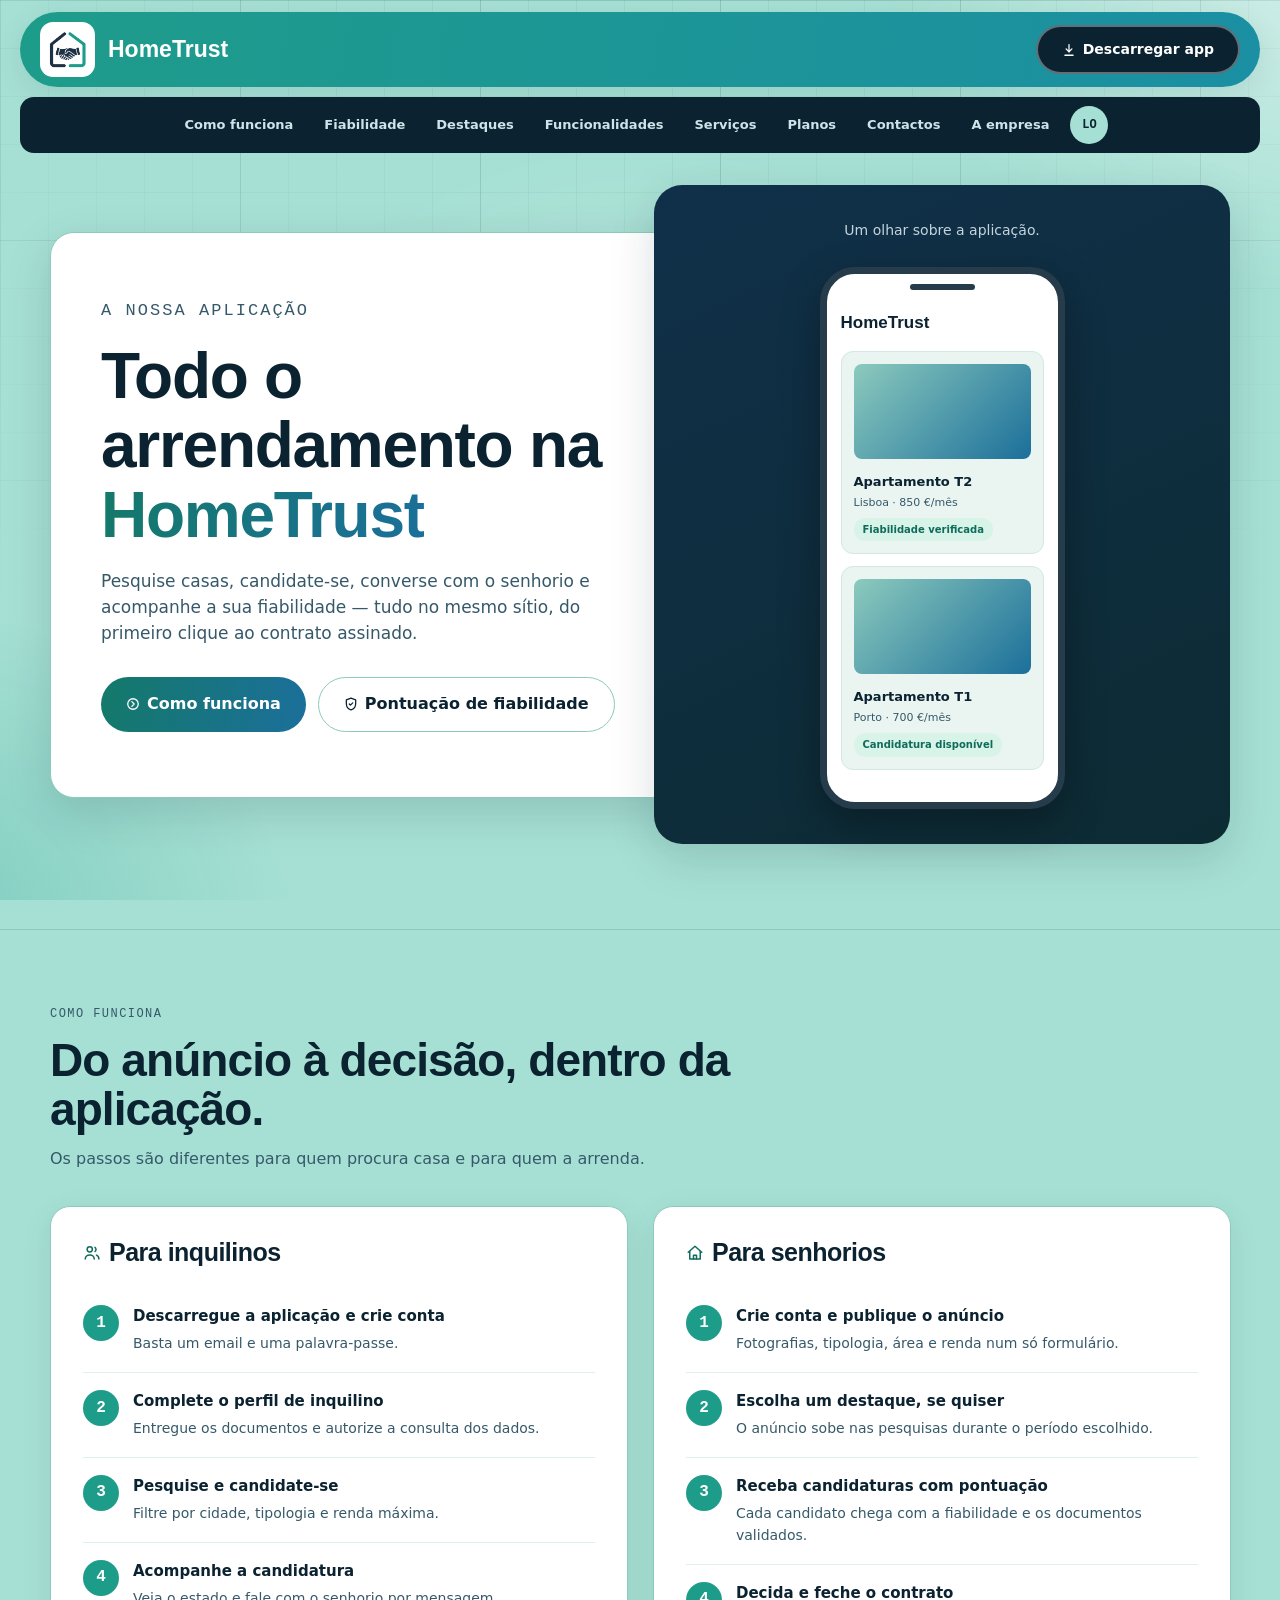
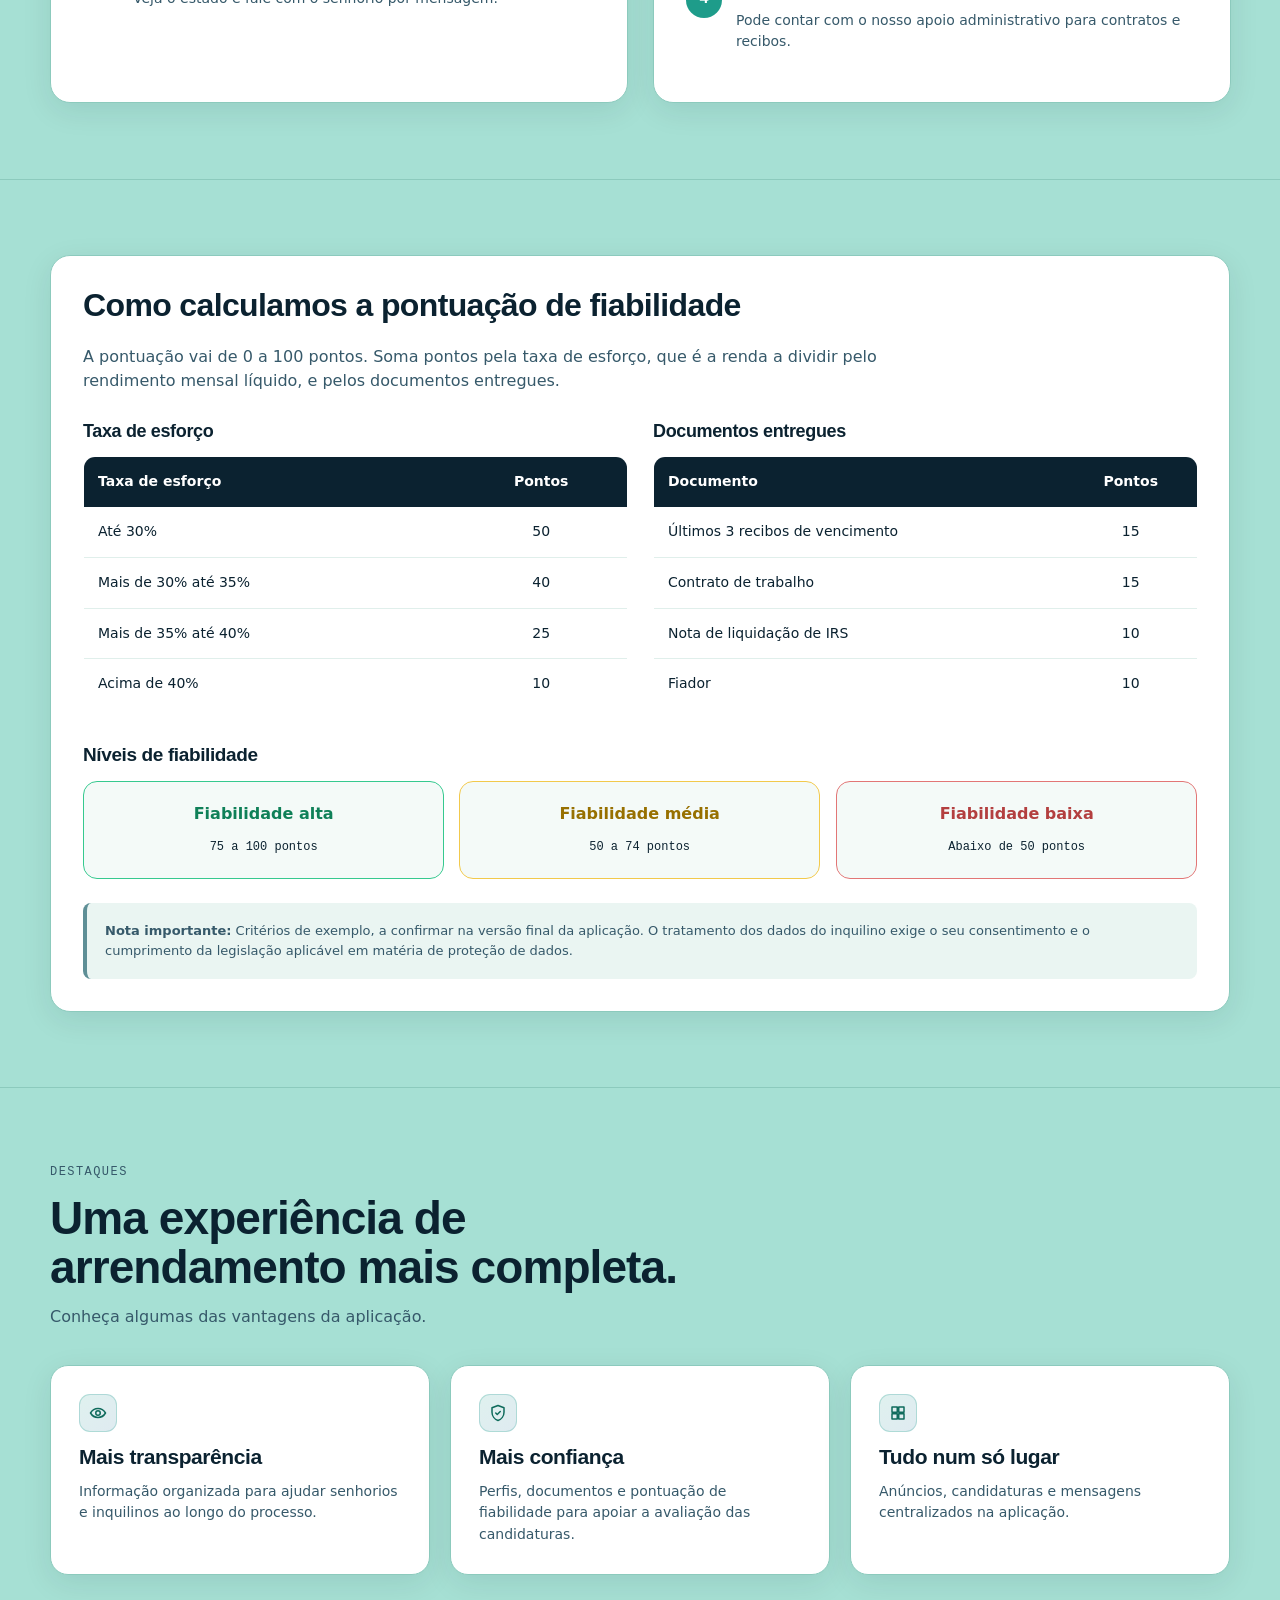
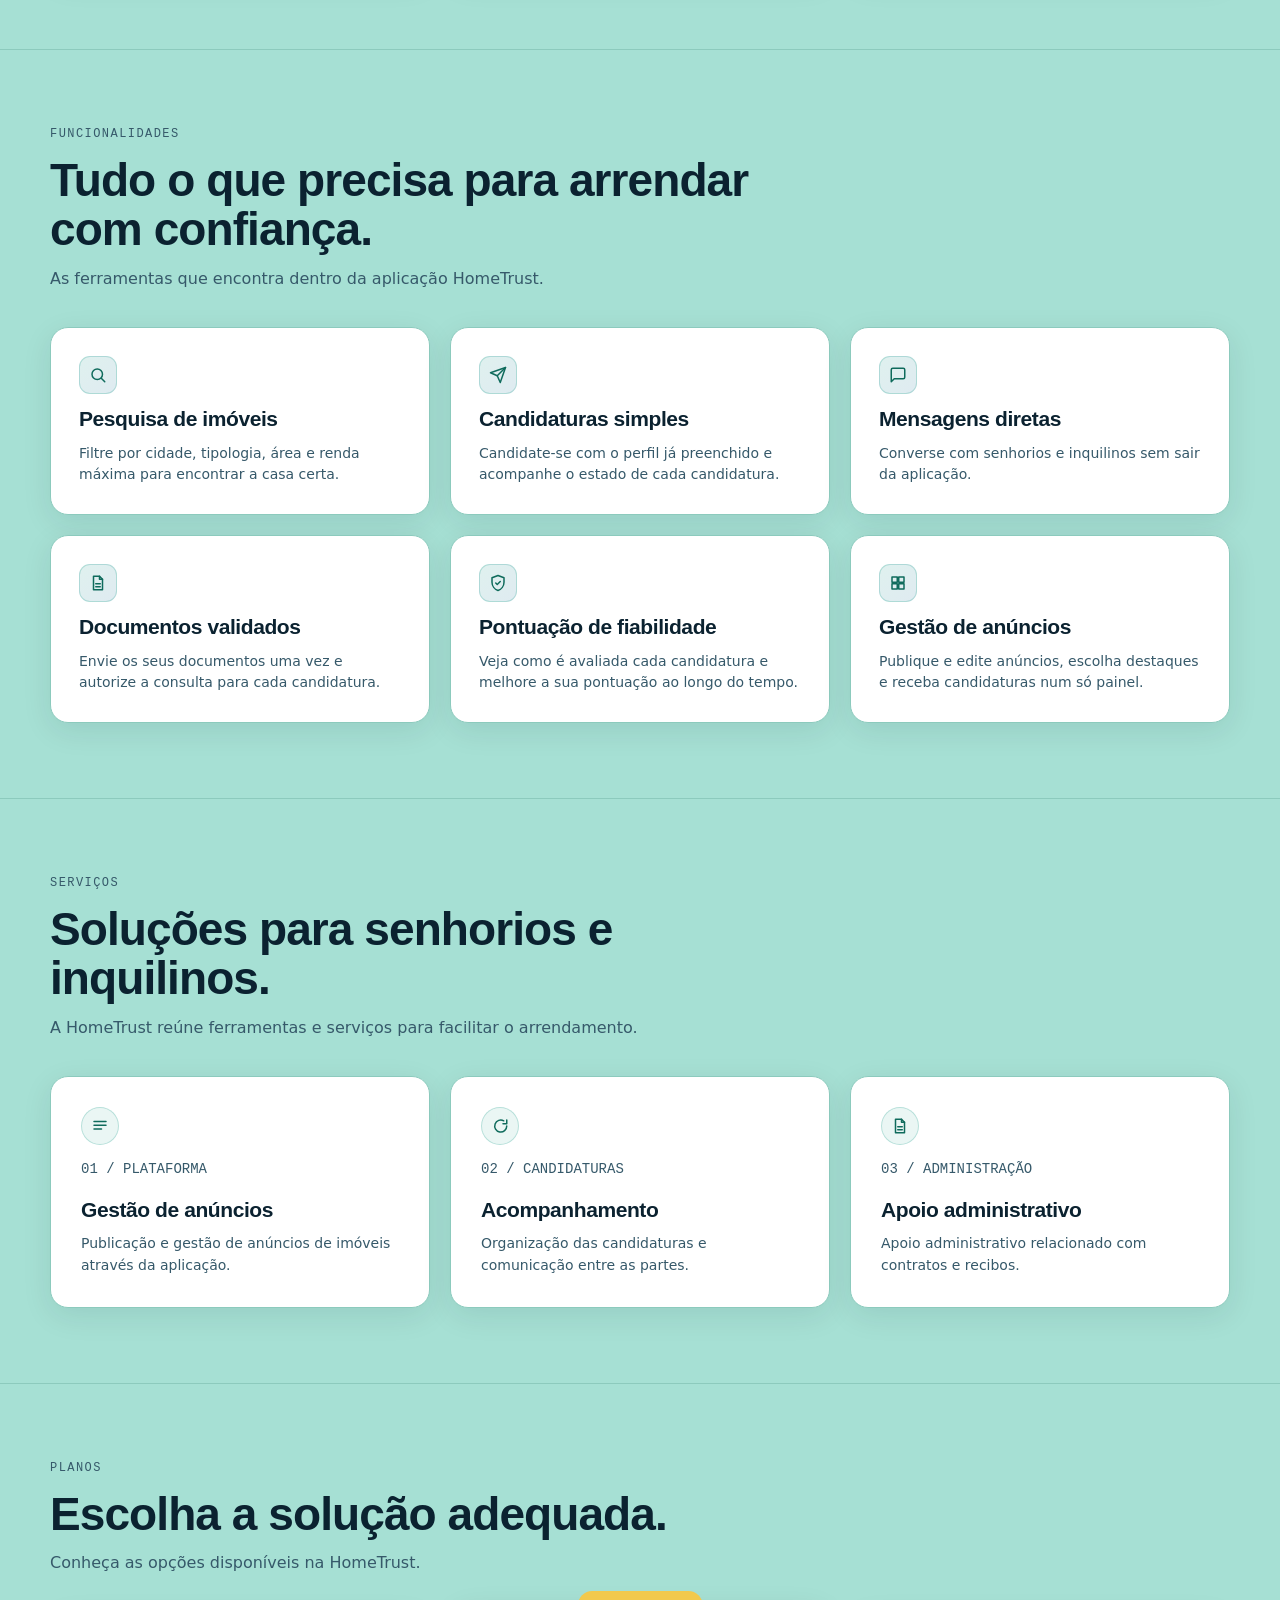
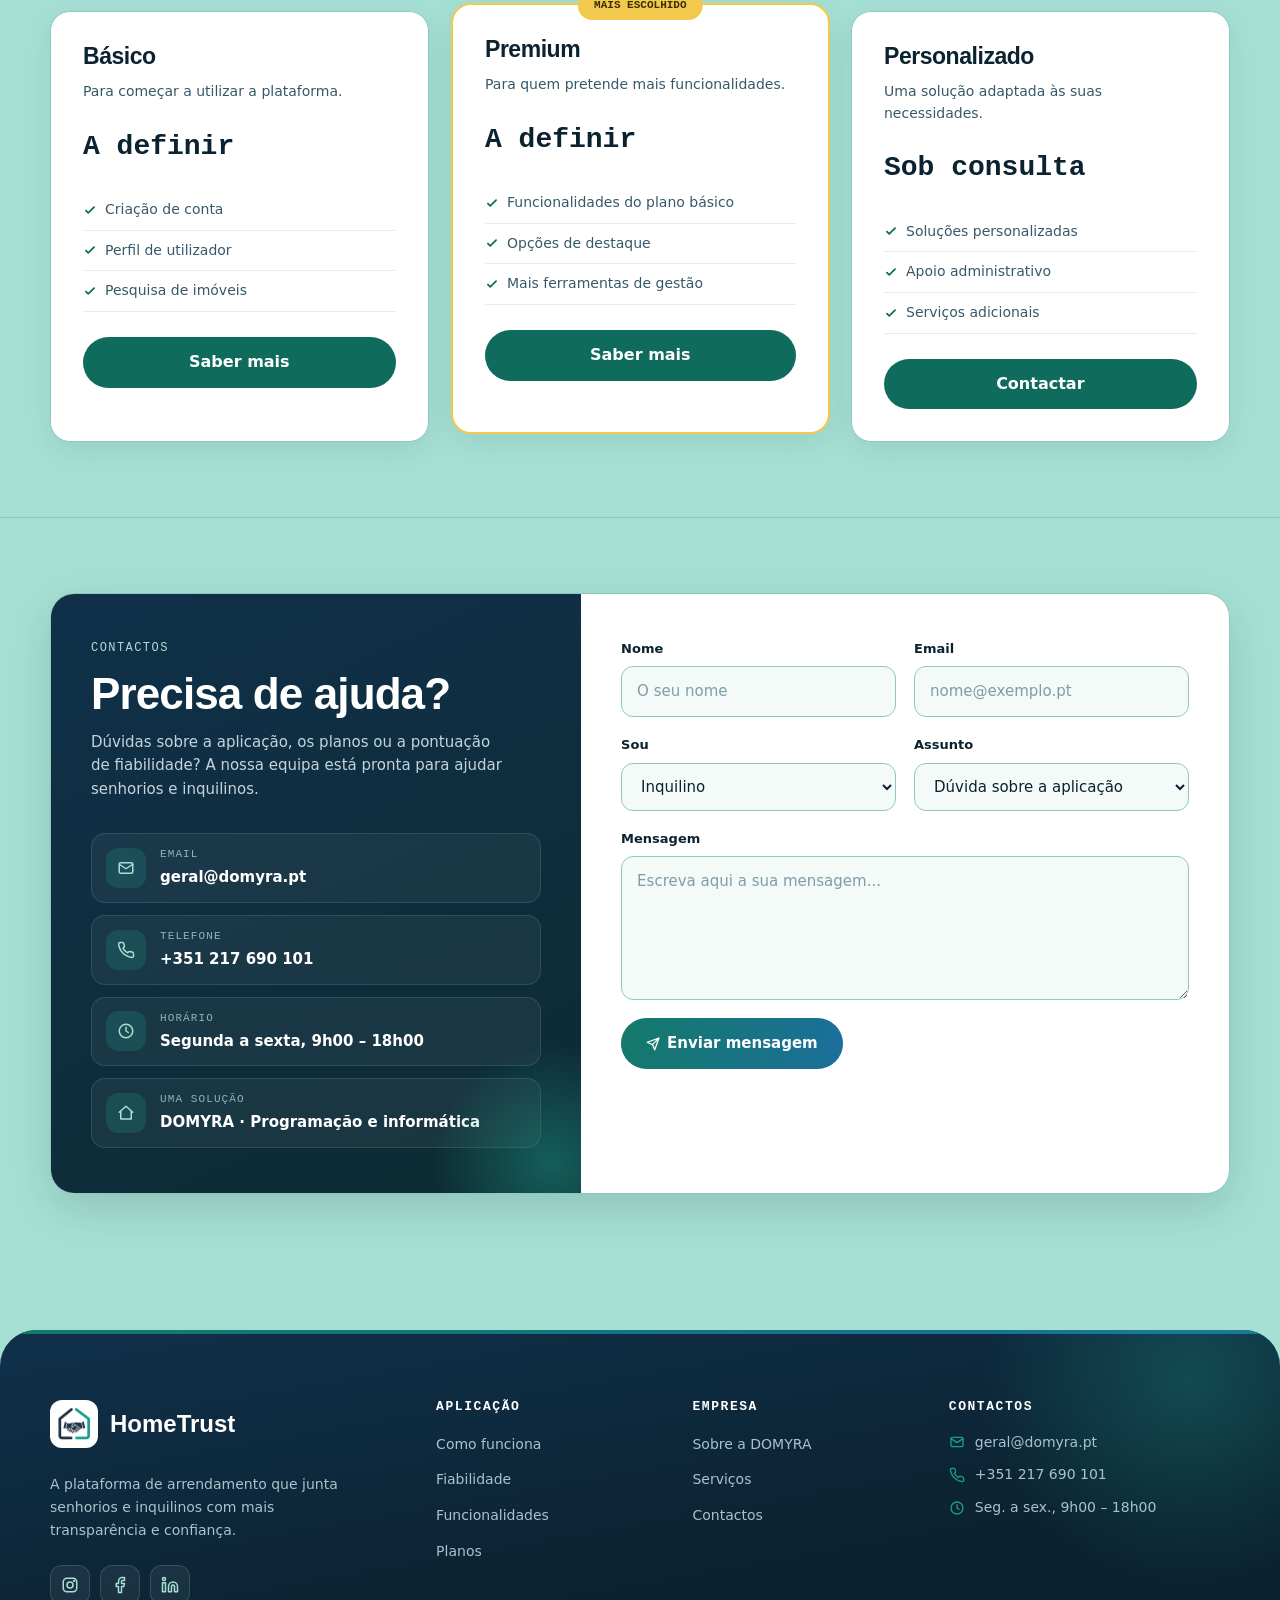
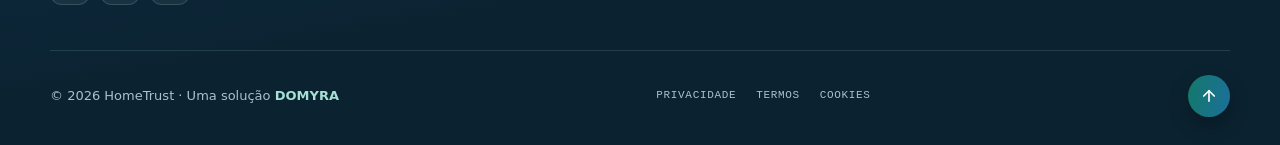
<file: index.html>
<!doctype html>
<html lang="pt">
  <head>
    <meta charset="UTF-8" />

    <meta name="viewport" content="width=device-width, initial-scale=1.0" />

    <meta
      name="description"
      content="HomeTrust - Como funciona a aplicação de arrendamento com pontuação de fiabilidade."
    />

    <title>HomeTrust | Como funciona a aplicação</title>

    <link rel="stylesheet" href="style.css" />
  </head>

  <body>
    <!-- =================================================
     1. HEADER
================================================== -->

    <header>
      <div class="header-inner">
        <!-- PRIMEIRA BARRA -->

        <div class="top-bar">
          <a href="index.html" class="logo-bolha">
            <img
              src="Logotipo%20-%20HomeTrust%20-%20Sem%20fundo.png"
              alt="Logótipo HomeTrust"
              class="logo-img"
            />

            <span>HomeTrust</span>
          </a>

          <a href="#contactos" class="download-btn">
            <svg
              class="btn-icon"
              viewBox="0 0 24 24"
              fill="none"
              stroke="currentColor"
              stroke-width="2.2"
              stroke-linecap="round"
              stroke-linejoin="round"
              aria-hidden="true"
            >
              <path d="M12 3v12" />
              <path d="m7 10 5 5 5-5" />
              <path d="M5 21h14" />
            </svg>
            Descarregar app
          </a>
        </div>

        <!-- SEGUNDA BARRA -->

        <nav class="nav-bar">
          <div class="nav-links">
            <a href="#como-funciona">Como funciona</a>

            <a href="#fiabilidade">Fiabilidade</a>

            <a href="#destaques">Destaques</a>

            <a href="#funcionalidades">Funcionalidades</a>

            <a href="#servicos">Serviços</a>

            <a href="#planos">Planos</a>

            <a href="#contactos">Contactos</a>

            <a href="empresa.html">A empresa</a>
          </div>

          <a
            href="#contactos"
            class="user-circle"
            aria-label="Área de utilizador"
          >
            LO
          </a>
        </nav>
      </div>
    </header>

    <!-- =================================================
     2. CONTEÚDO PRINCIPAL
================================================== -->

    <main>
      <!-- =================================================
     3. INÍCIO
================================================== -->

      <section id="topo" class="hero container">
        <!-- CARTÃO BRANCO -->

        <div class="hero-content reveal is-visible">
          <p class="eyebrow">A nossa aplicação</p>

          <h1>
            Todo o arrendamento na
            <span class="brand-text">HomeTrust</span>
          </h1>

          <p>
            Pesquise casas, candidate-se, converse com o senhorio e acompanhe a
            sua fiabilidade — tudo no mesmo sítio, do primeiro clique ao
            contrato assinado.
          </p>

          <div class="hero-actions">
            <a href="#como-funciona" class="btn-primary">
              <svg
                class="btn-icon"
                viewBox="0 0 24 24"
                fill="none"
                stroke="currentColor"
                stroke-width="2.2"
                stroke-linecap="round"
                stroke-linejoin="round"
                aria-hidden="true"
              >
                <circle cx="12" cy="12" r="9" />
                <path d="m10 8 4 4-4 4" />
              </svg>
              Como funciona
            </a>

            <a href="#fiabilidade" class="btn-secondary">
              <svg
                class="btn-icon"
                viewBox="0 0 24 24"
                fill="none"
                stroke="currentColor"
                stroke-width="2.2"
                stroke-linecap="round"
                stroke-linejoin="round"
                aria-hidden="true"
              >
                <path d="M12 2 4 5v6c0 5 3.5 9.5 8 11 4.5-1.5 8-6 8-11V5z" />
                <path d="m9 12 2 2 4-4" />
              </svg>
              Pontuação de fiabilidade
            </a>
          </div>
        </div>

        <!-- PAINEL ESCURO -->

        <div class="hero-panel reveal is-visible">
          <p>Um olhar sobre a aplicação.</p>

          <!-- SIMULAÇÃO DE TELEMÓVEL -->

          <div class="phone">
            <div class="phone-notch"></div>

            <div class="phone-header">HomeTrust</div>

            <div class="phone-property">
              <div class="phone-image"></div>

              <b>Apartamento T2</b>

              <p>Lisboa · 850 €/mês</p>

              <span class="phone-score"> Fiabilidade verificada </span>
            </div>

            <div class="phone-property">
              <div class="phone-image"></div>

              <b>Apartamento T1</b>

              <p>Porto · 700 €/mês</p>

              <span class="phone-score"> Candidatura disponível </span>
            </div>
          </div>
        </div>
      </section>

      <!-- =================================================
     4. COMO FUNCIONA
================================================== -->

      <section class="block" id="como-funciona">
        <div class="container">
          <div class="section-head">
            <p class="eyebrow">Como funciona</p>

            <h2>Do anúncio à decisão, dentro da aplicação.</h2>

            <p>
              Os passos são diferentes para quem procura casa e para quem a
              arrenda.
            </p>
          </div>

          <div class="how-grid">
            <!-- ---------------------------------
                 4.1 INQUILINOS
            ---------------------------------- -->

            <div class="how-card">
              <h3>
                <svg
                  class="title-icon"
                  viewBox="0 0 24 24"
                  fill="none"
                  stroke="currentColor"
                  stroke-width="2"
                  stroke-linecap="round"
                  stroke-linejoin="round"
                  aria-hidden="true"
                >
                  <circle cx="9" cy="7" r="3.5" />
                  <path d="M3 20c0-3.3 2.7-5.5 6-5.5s6 2.2 6 5.5" />
                  <path d="M16 4.5a3.5 3.5 0 0 1 0 5.5" />
                  <path d="M18 14.8c2 .8 3.2 2.5 3.2 5.2" />
                </svg>
                Para inquilinos
              </h3>

              <ol class="steps">
                <li>
                  <span class="step-number">1</span>

                  <div class="step-content">
                    <b> Descarregue a aplicação e crie conta </b>

                    <p>Basta um email e uma palavra-passe.</p>
                  </div>
                </li>

                <li>
                  <span class="step-number">2</span>

                  <div class="step-content">
                    <b> Complete o perfil de inquilino </b>

                    <p>
                      Entregue os documentos e autorize a consulta dos dados.
                    </p>
                  </div>
                </li>

                <li>
                  <span class="step-number">3</span>

                  <div class="step-content">
                    <b> Pesquise e candidate-se </b>

                    <p>Filtre por cidade, tipologia e renda máxima.</p>
                  </div>
                </li>

                <li>
                  <span class="step-number">4</span>

                  <div class="step-content">
                    <b> Acompanhe a candidatura </b>

                    <p>Veja o estado e fale com o senhorio por mensagem.</p>
                  </div>
                </li>
              </ol>
            </div>

            <!-- ---------------------------------
                 4.2 SENHORIOS
            ---------------------------------- -->

            <div class="how-card">
              <h3>
                <svg
                  class="title-icon"
                  viewBox="0 0 24 24"
                  fill="none"
                  stroke="currentColor"
                  stroke-width="2"
                  stroke-linecap="round"
                  stroke-linejoin="round"
                  aria-hidden="true"
                >
                  <path d="M3 11 12 3l9 8" />
                  <path d="M5 10v10h14V10" />
                  <path d="M10 20v-5h4v5" />
                </svg>
                Para senhorios
              </h3>

              <ol class="steps">
                <li>
                  <span class="step-number">1</span>

                  <div class="step-content">
                    <b> Crie conta e publique o anúncio </b>

                    <p>
                      Fotografias, tipologia, área e renda num só formulário.
                    </p>
                  </div>
                </li>

                <li>
                  <span class="step-number">2</span>

                  <div class="step-content">
                    <b> Escolha um destaque, se quiser </b>

                    <p>
                      O anúncio sobe nas pesquisas durante o período escolhido.
                    </p>
                  </div>
                </li>

                <li>
                  <span class="step-number">3</span>

                  <div class="step-content">
                    <b> Receba candidaturas com pontuação </b>

                    <p>
                      Cada candidato chega com a fiabilidade e os documentos
                      validados.
                    </p>
                  </div>
                </li>

                <li>
                  <span class="step-number">4</span>

                  <div class="step-content">
                    <b> Decida e feche o contrato </b>

                    <p>
                      Pode contar com o nosso apoio administrativo para
                      contratos e recibos.
                    </p>
                  </div>
                </li>
              </ol>
            </div>
          </div>
        </div>
      </section>

      <!-- =================================================
     5. PONTUAÇÃO DE FIABILIDADE
================================================== -->

      <section class="block" id="fiabilidade">
        <div class="container">
          <div class="how-card reliability-card">
            <h3>Como calculamos a pontuação de fiabilidade</h3>

            <p class="reliability-intro">
              A pontuação vai de 0 a 100 pontos. Soma pontos pela taxa de
              esforço, que é a renda a dividir pelo rendimento mensal líquido, e
              pelos documentos entregues.
            </p>

            <!-- TABELAS -->

            <div class="reliability-tables">
              <!-- TAXA DE ESFORÇO -->

              <div>
                <h4>Taxa de esforço</h4>

                <table class="reliability-table">
                  <thead>
                    <tr>
                      <th>Taxa de esforço</th>
                      <th>Pontos</th>
                    </tr>
                  </thead>

                  <tbody>
                    <tr>
                      <td>Até 30%</td>
                      <td>50</td>
                    </tr>

                    <tr>
                      <td>Mais de 30% até 35%</td>
                      <td>40</td>
                    </tr>

                    <tr>
                      <td>Mais de 35% até 40%</td>
                      <td>25</td>
                    </tr>

                    <tr>
                      <td>Acima de 40%</td>
                      <td>10</td>
                    </tr>
                  </tbody>
                </table>
              </div>

              <!-- DOCUMENTOS -->

              <div>
                <h4>Documentos entregues</h4>

                <table class="reliability-table">
                  <thead>
                    <tr>
                      <th>Documento</th>
                      <th>Pontos</th>
                    </tr>
                  </thead>

                  <tbody>
                    <tr>
                      <td>Últimos 3 recibos de vencimento</td>
                      <td>15</td>
                    </tr>

                    <tr>
                      <td>Contrato de trabalho</td>
                      <td>15</td>
                    </tr>

                    <tr>
                      <td>Nota de liquidação de IRS</td>
                      <td>10</td>
                    </tr>

                    <tr>
                      <td>Fiador</td>
                      <td>10</td>
                    </tr>
                  </tbody>
                </table>
              </div>
            </div>

            <!-- CLASSIFICAÇÃO -->

            <h4 class="reliability-title">Níveis de fiabilidade</h4>

            <div class="reliability-levels">
              <div class="level level-high">
                <b>Fiabilidade alta</b>

                <span>75 a 100 pontos</span>
              </div>

              <div class="level level-medium">
                <b>Fiabilidade média</b>

                <span>50 a 74 pontos</span>
              </div>

              <div class="level level-low">
                <b>Fiabilidade baixa</b>

                <span>Abaixo de 50 pontos</span>
              </div>
            </div>

            <!-- NOTA -->

            <div class="reliability-note">
              <b>Nota importante:</b>

              Critérios de exemplo, a confirmar na versão final da aplicação. O
              tratamento dos dados do inquilino exige o seu consentimento e o
              cumprimento da legislação aplicável em matéria de proteção de
              dados.
            </div>
          </div>
        </div>
      </section>

      <!-- =================================================
     6. DESTAQUES
================================================== -->

      <section class="block" id="destaques">
        <div class="container">
          <div class="section-head">
            <p class="eyebrow">Destaques</p>

            <h2>Uma experiência de arrendamento mais completa.</h2>

            <p>Conheça algumas das vantagens da aplicação.</p>
          </div>

          <div class="highlight-grid">
            <article class="highlight-card">
              <div class="card-icon">
                <svg
                  viewBox="0 0 24 24"
                  fill="none"
                  stroke="currentColor"
                  stroke-width="2"
                  stroke-linecap="round"
                  stroke-linejoin="round"
                  aria-hidden="true"
                >
                  <circle cx="12" cy="12" r="3" />
                  <path d="M2 12s3.5-6 10-6 10 6 10 6-3.5 6-10 6-10-6-10-6Z" />
                </svg>
              </div>

              <h3>Mais transparência</h3>

              <p>
                Informação organizada para ajudar senhorios e inquilinos ao
                longo do processo.
              </p>
            </article>

            <article class="highlight-card">
              <div class="card-icon">
                <svg
                  viewBox="0 0 24 24"
                  fill="none"
                  stroke="currentColor"
                  stroke-width="2"
                  stroke-linecap="round"
                  stroke-linejoin="round"
                  aria-hidden="true"
                >
                  <path d="M12 2 4 5v6c0 5 3.5 9.5 8 11 4.5-1.5 8-6 8-11V5z" />
                  <path d="m9 12 2 2 4-4" />
                </svg>
              </div>

              <h3>Mais confiança</h3>

              <p>
                Perfis, documentos e pontuação de fiabilidade para apoiar a
                avaliação das candidaturas.
              </p>
            </article>

            <article class="highlight-card">
              <div class="card-icon">
                <svg
                  viewBox="0 0 24 24"
                  fill="none"
                  stroke="currentColor"
                  stroke-width="2"
                  stroke-linecap="round"
                  stroke-linejoin="round"
                  aria-hidden="true"
                >
                  <path d="M4 4h7v7H4z" />
                  <path d="M13 4h7v7h-7z" />
                  <path d="M4 13h7v7H4z" />
                  <path d="M13 13h7v7h-7z" />
                </svg>
              </div>

              <h3>Tudo num só lugar</h3>

              <p>
                Anúncios, candidaturas e mensagens centralizados na aplicação.
              </p>
            </article>
          </div>
        </div>
      </section>

      <!-- =================================================
      7. FUNCIONALIDADES
================================================= -->

      <section class="block" id="funcionalidades">
        <div class="container">
          <div class="section-head">
            <p class="eyebrow">Funcionalidades</p>

            <h2>Tudo o que precisa para arrendar com confiança.</h2>

            <p>
              As ferramentas que encontra dentro da aplicação HomeTrust.
            </p>
          </div>

          <div class="highlight-grid">
            <article class="highlight-card">
              <div class="card-icon">
                <svg
                  viewBox="0 0 24 24"
                  fill="none"
                  stroke="currentColor"
                  stroke-width="2"
                  stroke-linecap="round"
                  stroke-linejoin="round"
                  aria-hidden="true"
                >
                  <circle cx="11" cy="11" r="7" />
                  <path d="m21 21-4.3-4.3" />
                </svg>
              </div>

              <h3>Pesquisa de imóveis</h3>

              <p>
                Filtre por cidade, tipologia, área e renda máxima para
                encontrar a casa certa.
              </p>
            </article>

            <article class="highlight-card">
              <div class="card-icon">
                <svg
                  viewBox="0 0 24 24"
                  fill="none"
                  stroke="currentColor"
                  stroke-width="2"
                  stroke-linecap="round"
                  stroke-linejoin="round"
                  aria-hidden="true"
                >
                  <path d="M22 2 11 13" />
                  <path d="M22 2 15 22l-4-9-9-4z" />
                </svg>
              </div>

              <h3>Candidaturas simples</h3>

              <p>
                Candidate-se com o perfil já preenchido e acompanhe o estado
                de cada candidatura.
              </p>
            </article>

            <article class="highlight-card">
              <div class="card-icon">
                <svg
                  viewBox="0 0 24 24"
                  fill="none"
                  stroke="currentColor"
                  stroke-width="2"
                  stroke-linecap="round"
                  stroke-linejoin="round"
                  aria-hidden="true"
                >
                  <path d="M21 15a2 2 0 0 1-2 2H7l-4 4V5a2 2 0 0 1 2-2h14a2 2 0 0 1 2 2z" />
                </svg>
              </div>

              <h3>Mensagens diretas</h3>

              <p>
                Converse com senhorios e inquilinos sem sair da aplicação.
              </p>
            </article>

            <article class="highlight-card">
              <div class="card-icon">
                <svg
                  viewBox="0 0 24 24"
                  fill="none"
                  stroke="currentColor"
                  stroke-width="2"
                  stroke-linecap="round"
                  stroke-linejoin="round"
                  aria-hidden="true"
                >
                  <path d="M14 3H6v18h12V7z" />
                  <path d="M14 3v4h4" />
                  <path d="M9 13h6M9 17h6" />
                </svg>
              </div>

              <h3>Documentos validados</h3>

              <p>
                Envie os seus documentos uma vez e autorize a consulta para
                cada candidatura.
              </p>
            </article>

            <article class="highlight-card">
              <div class="card-icon">
                <svg
                  viewBox="0 0 24 24"
                  fill="none"
                  stroke="currentColor"
                  stroke-width="2"
                  stroke-linecap="round"
                  stroke-linejoin="round"
                  aria-hidden="true"
                >
                  <path d="M12 2 4 5v6c0 5 3.5 9.5 8 11 4.5-1.5 8-6 8-11V5z" />
                  <path d="m9 12 2 2 4-4" />
                </svg>
              </div>

              <h3>Pontuação de fiabilidade</h3>

              <p>
                Veja como é avaliada cada candidatura e melhore a sua pontuação
                ao longo do tempo.
              </p>
            </article>

            <article class="highlight-card">
              <div class="card-icon">
                <svg
                  viewBox="0 0 24 24"
                  fill="none"
                  stroke="currentColor"
                  stroke-width="2"
                  stroke-linecap="round"
                  stroke-linejoin="round"
                  aria-hidden="true"
                >
                  <path d="M4 4h7v7H4z" />
                  <path d="M13 4h7v7h-7z" />
                  <path d="M4 13h7v7H4z" />
                  <path d="M13 13h7v7h-7z" />
                </svg>
              </div>

              <h3>Gestão de anúncios</h3>

              <p>
                Publique e edite anúncios, escolha destaques e receba
                candidaturas num só painel.
              </p>
            </article>
          </div>
        </div>
      </section>
<!-- =================================================
     8. SERVIÇOS
================================================== -->

<section class="block" id="servicos">

    <div class="container">


        <div class="section-head">

            <p class="eyebrow">Serviços</p>

            <h2>
                Soluções para senhorios e inquilinos.
            </h2>

            <p>
                A HomeTrust reúne ferramentas e serviços
                para facilitar o arrendamento.
            </p>

        </div>



        <div class="service-grid">


            <article class="service-card">

                <div class="card-icon card-icon-soft">
                    <svg viewBox="0 0 24 24" fill="none" stroke="currentColor" stroke-width="2" stroke-linecap="round" stroke-linejoin="round" aria-hidden="true"><path d="M4 6h16M4 11h16M4 16h10"/></svg>
                </div>

                <p class="service-number">01 / PLATAFORMA</p>

                <h3>Gestão de anúncios</h3>

                <p>
                    Publicação e gestão de anúncios de imóveis
                    através da aplicação.
                </p>

            </article>



            <article class="service-card">

                <div class="card-icon card-icon-soft">
                    <svg viewBox="0 0 24 24" fill="none" stroke="currentColor" stroke-width="2" stroke-linecap="round" stroke-linejoin="round" aria-hidden="true"><path d="M21 12a8 8 0 1 1-4-6.9"/><path d="M21 4v5h-5"/></svg>
                </div>

                <p class="service-number">02 / CANDIDATURAS</p>

                <h3>Acompanhamento</h3>

                <p>
                    Organização das candidaturas e comunicação
                    entre as partes.
                </p>

            </article>



            <article class="service-card">

                <div class="card-icon card-icon-soft">
                    <svg viewBox="0 0 24 24" fill="none" stroke="currentColor" stroke-width="2" stroke-linecap="round" stroke-linejoin="round" aria-hidden="true"><path d="M14 3H6v18h12V7z"/><path d="M14 3v4h4"/><path d="M9 13h6M9 17h6"/></svg>
                </div>

                <p class="service-number">03 / ADMINISTRAÇÃO</p>

                <h3>Apoio administrativo</h3>

                <p>
                    Apoio administrativo relacionado com
                    contratos e recibos.
                </p>

            </article>


        </div>

    </div>

</section>



<!-- =================================================
     9. PLANOS
================================================== -->

<section class="block" id="planos">

    <div class="container">


        <div class="section-head">

            <p class="eyebrow">Planos</p>

            <h2>
                Escolha a solução adequada.
            </h2>

            <p>
                Conheça as opções disponíveis na HomeTrust.
            </p>

        </div>



        <div class="plans-grid">


            <!-- PLANO 1 -->

            <article class="plan-card">

                <h3>Básico</h3>

                <p>
                    Para começar a utilizar a plataforma.
                </p>

                <div class="plan-price">
                    A definir
                </div>


                <ul class="plan-features">

                    <li><svg class="check-icon" viewBox="0 0 24 24" fill="none" stroke="currentColor" stroke-width="3" stroke-linecap="round" stroke-linejoin="round" aria-hidden="true"><path d="m5 13 4 4L19 7"/></svg>Criação de conta</li>

                    <li><svg class="check-icon" viewBox="0 0 24 24" fill="none" stroke="currentColor" stroke-width="3" stroke-linecap="round" stroke-linejoin="round" aria-hidden="true"><path d="m5 13 4 4L19 7"/></svg>Perfil de utilizador</li>

                    <li><svg class="check-icon" viewBox="0 0 24 24" fill="none" stroke="currentColor" stroke-width="3" stroke-linecap="round" stroke-linejoin="round" aria-hidden="true"><path d="m5 13 4 4L19 7"/></svg>Pesquisa de imóveis</li>

                </ul>


                <a href="#contactos" class="plan-btn" data-assunto="Plano Básico">
                    Saber mais
                </a>

            </article>



            <!-- PLANO 2 -->

            <article class="plan-card plan-featured">


                <span class="plan-badge">
                    Mais escolhido
                </span>


                <h3>Premium</h3>

                <p>
                    Para quem pretende mais funcionalidades.
                </p>

                <div class="plan-price">
                    A definir
                </div>


                <ul class="plan-features">

                    <li><svg class="check-icon" viewBox="0 0 24 24" fill="none" stroke="currentColor" stroke-width="3" stroke-linecap="round" stroke-linejoin="round" aria-hidden="true"><path d="m5 13 4 4L19 7"/></svg>Funcionalidades do plano básico</li>

                    <li><svg class="check-icon" viewBox="0 0 24 24" fill="none" stroke="currentColor" stroke-width="3" stroke-linecap="round" stroke-linejoin="round" aria-hidden="true"><path d="m5 13 4 4L19 7"/></svg>Opções de destaque</li>

                    <li><svg class="check-icon" viewBox="0 0 24 24" fill="none" stroke="currentColor" stroke-width="3" stroke-linecap="round" stroke-linejoin="round" aria-hidden="true"><path d="m5 13 4 4L19 7"/></svg>Mais ferramentas de gestão</li>

                </ul>


                <a href="#contactos" class="plan-btn" data-assunto="Plano Premium">
                    Saber mais
                </a>

            </article>



            <!-- PLANO 3 -->

            <article class="plan-card">

                <h3>Personalizado</h3>

                <p>
                    Uma solução adaptada às suas necessidades.
                </p>

                <div class="plan-price">
                    Sob consulta
                </div>


                <ul class="plan-features">

                    <li><svg class="check-icon" viewBox="0 0 24 24" fill="none" stroke="currentColor" stroke-width="3" stroke-linecap="round" stroke-linejoin="round" aria-hidden="true"><path d="m5 13 4 4L19 7"/></svg>Soluções personalizadas</li>

                    <li><svg class="check-icon" viewBox="0 0 24 24" fill="none" stroke="currentColor" stroke-width="3" stroke-linecap="round" stroke-linejoin="round" aria-hidden="true"><path d="m5 13 4 4L19 7"/></svg>Apoio administrativo</li>

                    <li><svg class="check-icon" viewBox="0 0 24 24" fill="none" stroke="currentColor" stroke-width="3" stroke-linecap="round" stroke-linejoin="round" aria-hidden="true"><path d="m5 13 4 4L19 7"/></svg>Serviços adicionais</li>

                </ul>


                <a href="#contactos" class="plan-btn" data-assunto="Plano Personalizado">
                    Contactar
                </a>

            </article>


        </div>

    </div>

</section>



<!-- =================================================
     10. CONTACTOS
================================================== -->

<section class="block" id="contactos">

    <div class="container">


        <div class="contact-card">


            <!-- LADO ESCURO: INFORMAÇÕES DE CONTACTO -->

            <div class="contact-info">

                <p class="eyebrow">Contactos</p>

                <h2>
                    Precisa de ajuda?
                </h2>

                <p class="contact-intro">
                    Dúvidas sobre a aplicação, os planos ou a
                    pontuação de fiabilidade? A nossa equipa
                    está pronta para ajudar senhorios e inquilinos.
                </p>


                <ul class="contact-list">

                    <!-- Substituir pelo email verdadeiro -->
                    <li>
                        <span class="contact-icon">
                            <svg viewBox="0 0 24 24" fill="none" stroke="currentColor" stroke-width="2" stroke-linecap="round" stroke-linejoin="round" aria-hidden="true"><rect x="3" y="5" width="18" height="14" rx="2"/><path d="m3 7 9 6 9-6"/></svg>
                        </span>
                        <div>
                            <span class="contact-label">Email</span>
                            <a href="mailto:geral@domyra.pt">geral@domyra.pt</a>
                        </div>
                    </li>

                    <!-- Substituir pelo número verdadeiro -->
                    <li>
                        <span class="contact-icon">
                            <svg viewBox="0 0 24 24" fill="none" stroke="currentColor" stroke-width="2" stroke-linecap="round" stroke-linejoin="round" aria-hidden="true"><path d="M22 16.9v3a2 2 0 0 1-2.2 2 19.8 19.8 0 0 1-8.6-3.1 19.5 19.5 0 0 1-6-6A19.8 19.8 0 0 1 2.1 4.2 2 2 0 0 1 4.1 2h3a2 2 0 0 1 2 1.7c.1.9.4 1.8.7 2.7a2 2 0 0 1-.5 2.1L8 9.8a16 16 0 0 0 6 6l1.3-1.3a2 2 0 0 1 2.1-.4c.9.3 1.8.6 2.7.7a2 2 0 0 1 1.7 2z"/></svg>
                        </span>
                        <div>
                            <span class="contact-label">Telefone</span>
                            <a href="tel:+351217690101">+351 217 690 101</a>
                        </div>
                    </li>

                    <li>
                        <span class="contact-icon">
                            <svg viewBox="0 0 24 24" fill="none" stroke="currentColor" stroke-width="2" stroke-linecap="round" stroke-linejoin="round" aria-hidden="true"><circle cx="12" cy="12" r="9"/><path d="M12 7v5l3 2"/></svg>
                        </span>
                        <div>
                            <span class="contact-label">Horário</span>
                            <span>Segunda a sexta, 9h00 – 18h00</span>
                        </div>
                    </li>

                    <li>
                        <span class="contact-icon">
                            <svg viewBox="0 0 24 24" fill="none" stroke="currentColor" stroke-width="2" stroke-linecap="round" stroke-linejoin="round" aria-hidden="true"><path d="M3 11 12 3l9 8"/><path d="M5 10v10h14V10"/></svg>
                        </span>
                        <div>
                            <span class="contact-label">Uma solução</span>
                            <a href="empresa.html">DOMYRA · Programação e informática</a>
                        </div>
                    </li>

                </ul>

            </div>



            <!-- LADO BRANCO: FORMULÁRIO -->

            <form class="contact-form" data-email="geral@domyra.pt" novalidate>

                <div class="form-row">

                    <label class="form-field">
                        <span>Nome</span>
                        <input type="text" name="nome" placeholder="O seu nome" autocomplete="name" required>
                    </label>

                    <label class="form-field">
                        <span>Email</span>
                        <input type="email" name="email" placeholder="nome@exemplo.pt" autocomplete="email" required>
                    </label>

                </div>


                <div class="form-row">

                    <label class="form-field">
                        <span>Sou</span>
                        <select name="perfil">
                            <option value="Inquilino">Inquilino</option>
                            <option value="Senhorio">Senhorio</option>
                            <option value="Outro">Outro</option>
                        </select>
                    </label>

                    <label class="form-field">
                        <span>Assunto</span>
                        <select name="assunto" required>
                            <option value="Dúvida sobre a aplicação">Dúvida sobre a aplicação</option>
                            <option value="Plano Básico">Plano Básico</option>
                            <option value="Plano Premium">Plano Premium</option>
                            <option value="Plano Personalizado">Plano Personalizado</option>
                            <option value="Pontuação de fiabilidade">Pontuação de fiabilidade</option>
                            <option value="Outro assunto">Outro assunto</option>
                        </select>
                    </label>

                </div>


                <label class="form-field">
                    <span>Mensagem</span>
                    <textarea name="mensagem" rows="5" placeholder="Escreva aqui a sua mensagem..." required></textarea>
                </label>


                <button type="submit" class="btn-primary contact-submit">
                    <svg class="btn-icon" viewBox="0 0 24 24" fill="none" stroke="currentColor" stroke-width="2.2" stroke-linecap="round" stroke-linejoin="round" aria-hidden="true"><path d="M22 2 11 13"/><path d="M22 2 15 22l-4-9-9-4z"/></svg>
                    Enviar mensagem
                </button>

                <p class="form-status" role="status" aria-live="polite"></p>

            </form>


        </div>

    </div>

</section>

    </main>

    <!-- =================================================
     7. RODAPÉ
================================================== -->

    <footer class="site-footer">
      <div class="footer-inner">
        <!-- PARTE DE CIMA: MARCA + COLUNAS -->

        <div class="footer-top">
          <!-- MARCA -->

          <div class="footer-brand">
            <a href="#topo" class="footer-logo">
              <img
                src="Logotipo%20-%20HomeTrust%20-%20Sem%20fundo.png"
                alt="Logótipo HomeTrust"
              />
              <span>HomeTrust</span>
            </a>

            <p>
              A plataforma de arrendamento que junta senhorios e inquilinos com
              mais transparência e confiança.
            </p>

            <!-- Substituir "#" pelos links verdadeiros das redes sociais -->
            <div class="footer-social">
              <a href="#" aria-label="Instagram">
                <svg viewBox="0 0 24 24" fill="none" stroke="currentColor" stroke-width="2" stroke-linecap="round" stroke-linejoin="round" aria-hidden="true"><rect x="3" y="3" width="18" height="18" rx="5"/><circle cx="12" cy="12" r="4"/><circle cx="17.5" cy="6.5" r="0.6" fill="currentColor"/></svg>
              </a>

              <a href="#" aria-label="Facebook">
                <svg viewBox="0 0 24 24" fill="none" stroke="currentColor" stroke-width="2" stroke-linecap="round" stroke-linejoin="round" aria-hidden="true"><path d="M18 2h-3a5 5 0 0 0-5 5v3H7v4h3v8h4v-8h3l1-4h-4V7a1 1 0 0 1 1-1h3z"/></svg>
              </a>

              <a href="#" aria-label="LinkedIn">
                <svg viewBox="0 0 24 24" fill="none" stroke="currentColor" stroke-width="2" stroke-linecap="round" stroke-linejoin="round" aria-hidden="true"><path d="M16 8a6 6 0 0 1 6 6v7h-4v-7a2 2 0 0 0-4 0v7h-4v-7a6 6 0 0 1 6-6z"/><rect x="2" y="9" width="4" height="12"/><circle cx="4" cy="4" r="2"/></svg>
              </a>
            </div>
          </div>

          <!-- COLUNA: APLICAÇÃO -->

          <div class="footer-col">
            <h4>Aplicação</h4>

            <ul>
              <li><a href="#como-funciona">Como funciona</a></li>
              <li><a href="#fiabilidade">Fiabilidade</a></li>
              <li><a href="#funcionalidades">Funcionalidades</a></li>
              <li><a href="#planos">Planos</a></li>
            </ul>
          </div>

          <!-- COLUNA: EMPRESA -->

          <div class="footer-col">
            <h4>Empresa</h4>

            <ul>
              <li><a href="empresa.html">Sobre a DOMYRA</a></li>
              <li><a href="#servicos">Serviços</a></li>
              <li><a href="#contactos">Contactos</a></li>
            </ul>
          </div>

          <!-- COLUNA: CONTACTOS -->

          <div class="footer-col">
            <h4>Contactos</h4>

            <ul class="footer-contacts">
              <li>
                <svg viewBox="0 0 24 24" fill="none" stroke="currentColor" stroke-width="2" stroke-linecap="round" stroke-linejoin="round" aria-hidden="true"><rect x="3" y="5" width="18" height="14" rx="2"/><path d="m3 7 9 6 9-6"/></svg>
                <a href="mailto:geral@domyra.pt">geral@domyra.pt</a>
              </li>

              <li>
                <svg viewBox="0 0 24 24" fill="none" stroke="currentColor" stroke-width="2" stroke-linecap="round" stroke-linejoin="round" aria-hidden="true"><path d="M22 16.9v3a2 2 0 0 1-2.2 2 19.8 19.8 0 0 1-8.6-3.1 19.5 19.5 0 0 1-6-6A19.8 19.8 0 0 1 2.1 4.2 2 2 0 0 1 4.1 2h3a2 2 0 0 1 2 1.7c.1.9.4 1.8.7 2.7a2 2 0 0 1-.5 2.1L8 9.8a16 16 0 0 0 6 6l1.3-1.3a2 2 0 0 1 2.1-.4c.9.3 1.8.6 2.7.7a2 2 0 0 1 1.7 2z"/></svg>
                <a href="tel:+351217690101">+351 217 690 101</a>
              </li>

              <li>
                <svg viewBox="0 0 24 24" fill="none" stroke="currentColor" stroke-width="2" stroke-linecap="round" stroke-linejoin="round" aria-hidden="true"><circle cx="12" cy="12" r="9"/><path d="M12 7v5l3 2"/></svg>
                <span>Seg. a sex., 9h00 – 18h00</span>
              </li>
            </ul>
          </div>
        </div>

        <!-- PARTE DE BAIXO: DIREITOS + VOLTAR AO TOPO -->

        <div class="footer-bottom">
          <p>© 2026 HomeTrust · Uma solução <a href="empresa.html">DOMYRA</a></p>

          <div class="footer-legal-links">
            <span>Privacidade</span>
            <span>Termos</span>
            <span>Cookies</span>
          </div>

          <a href="#topo" class="footer-to-top" aria-label="Voltar ao topo">
            <svg viewBox="0 0 24 24" fill="none" stroke="currentColor" stroke-width="2.2" stroke-linecap="round" stroke-linejoin="round" aria-hidden="true"><path d="M12 19V5"/><path d="m5 12 7-7 7 7"/></svg>
          </a>
        </div>
      </div>
    </footer>

    <script>
      /* Animações de entrada ao fazer scroll */

      const revealSelectors = [
        ".section-head",
        ".callout",
        ".facts article",
        ".how-card",
        ".highlight-card",
        ".service-card",
        ".plan-card",
        ".contact-card",
        ".level",
        ".reliability-tables > div",
      ];

      const revealElements = document.querySelectorAll(
        revealSelectors.join(", "),
      );

      revealElements.forEach(function (element) {
        element.classList.add("reveal");
      });

      const observer = new IntersectionObserver(
        function (entries) {
          entries.forEach(function (entry) {
            if (entry.isIntersecting) {
              entry.target.classList.add("is-visible");
              observer.unobserve(entry.target);
            }
          });
        },
        { threshold: 0.12 },
      );

      revealElements.forEach(function (element) {
        observer.observe(element);
      });

      /* Escalonamento entre cartões da mesma grelha */

      document
        .querySelectorAll(
          ".facts, .how-grid, .highlight-grid, .service-grid, .plans-grid, .reliability-levels",
        )
        .forEach(function (grid) {
          grid.classList.add("reveal-group");
        });
    </script>

    <script src="contactos.js"></script>
  </body>
</html>
</file>
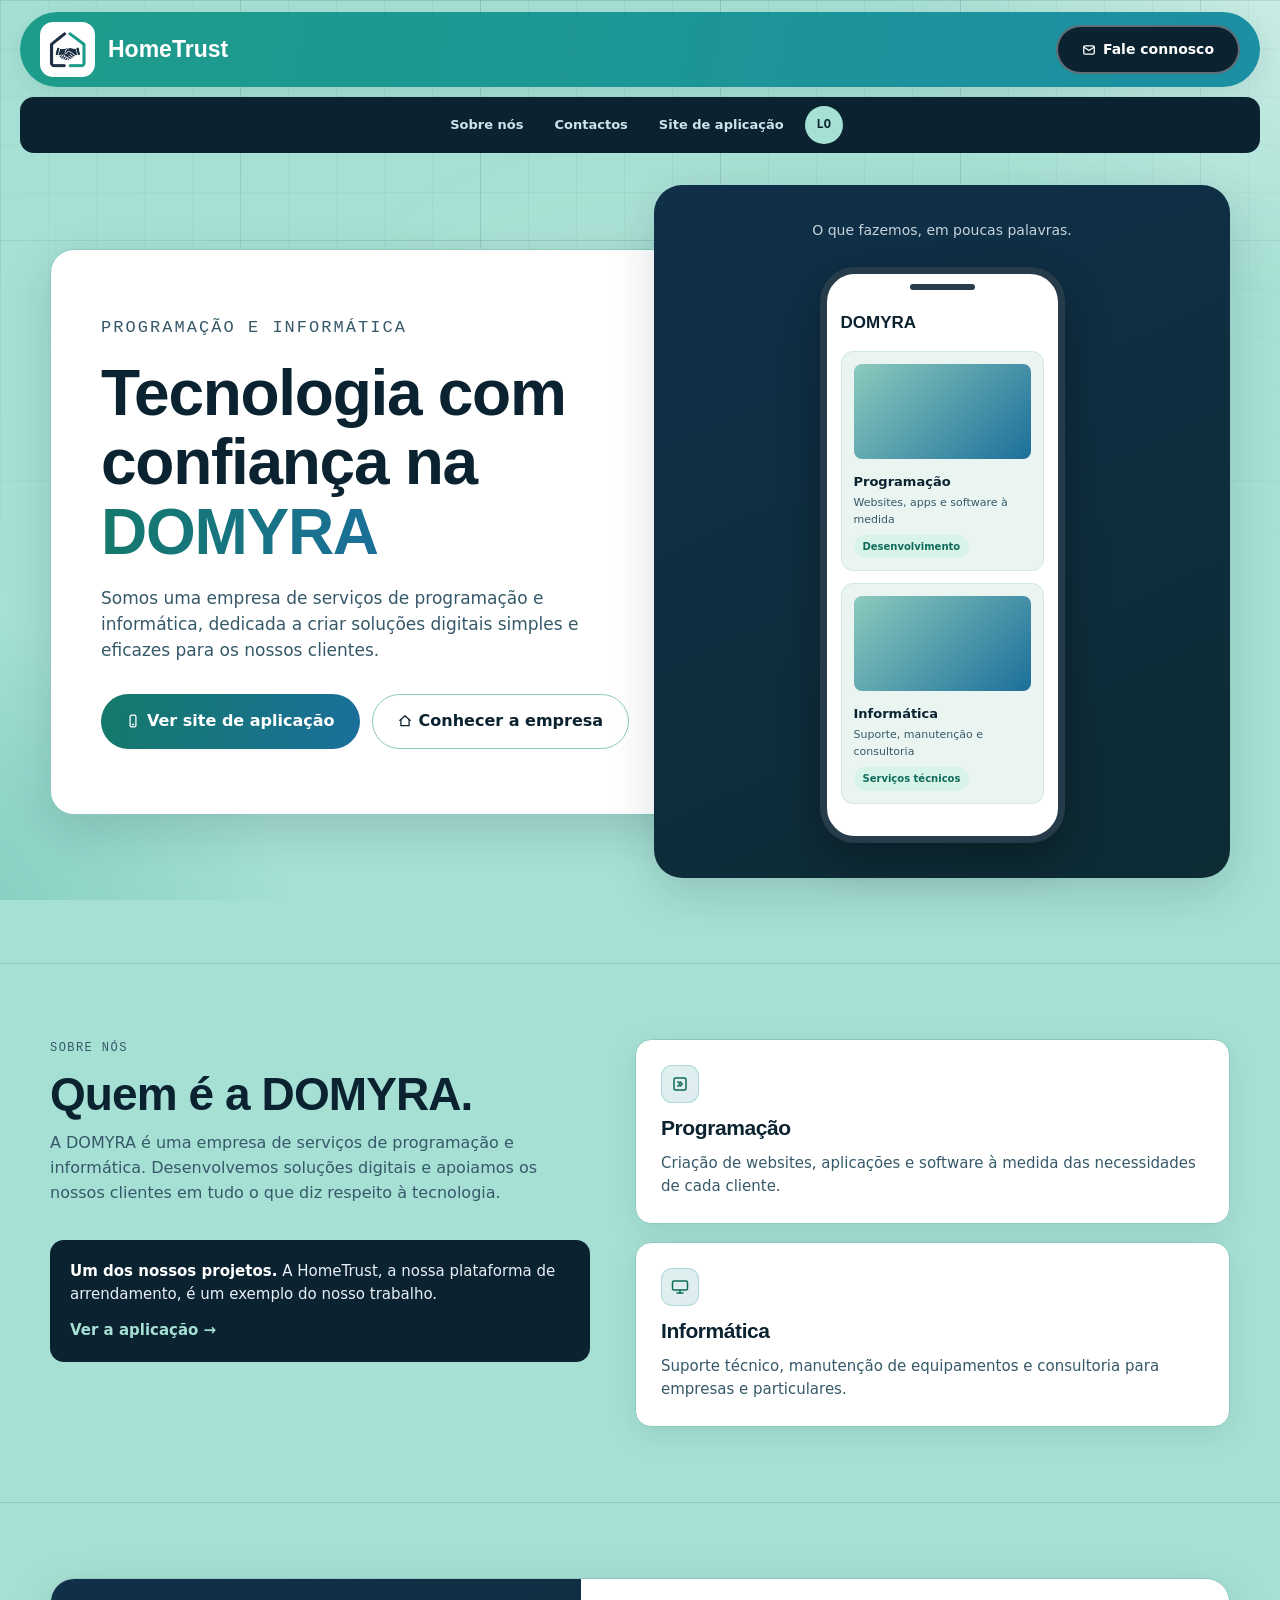
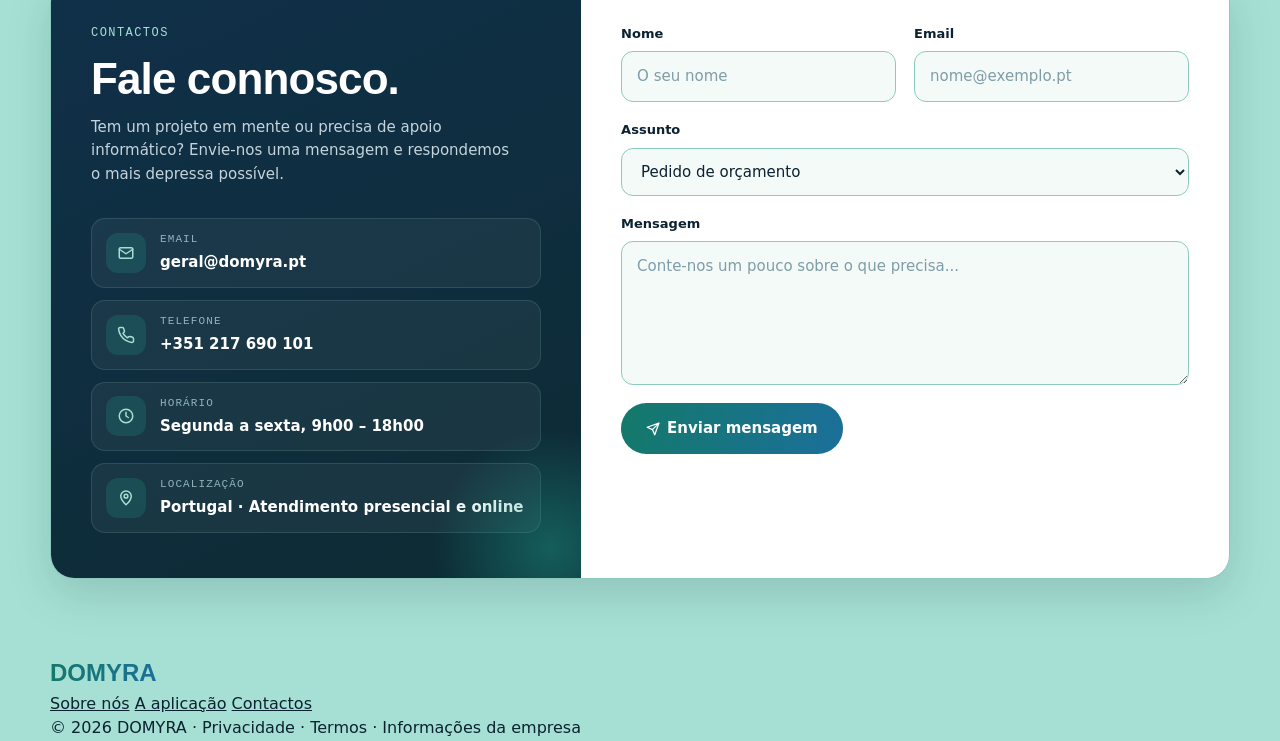
<file: empresa.html>
<!DOCTYPE html>
<html lang="pt">

<head>

    <meta charset="UTF-8">

    <meta name="viewport"
          content="width=device-width, initial-scale=1.0">

    <meta name="description"
          content="DOMYRA - Serviços de programação e informática.">

    <title>DOMYRA | Programação e Informática</title>

    <link rel="stylesheet" href="style.css">

</head>


<body>


<!-- =================================================
     1. HEADER
================================================== -->

<header>

    <div class="header-inner">


        <!-- PRIMEIRA BARRA -->

        <div class="top-bar">

            <a href="index.html" class="logo-bolha">

                <img
                    src="Logotipo%20-%20HomeTrust%20-%20Sem%20fundo.png"
                    alt="Logótipo DOMYRA"
                    class="logo-img"
                >

                <span>HomeTrust</span>

            </a>


            <a href="#contactos" class="download-btn">
                <svg class="btn-icon" viewBox="0 0 24 24" fill="none" stroke="currentColor" stroke-width="2.2" stroke-linecap="round" stroke-linejoin="round" aria-hidden="true"><rect x="3" y="5" width="18" height="14" rx="2"/><path d="m3 7 9 6 9-6"/></svg>
                Fale connosco
            </a>

        </div>


        <!-- SEGUNDA BARRA -->

        <nav class="nav-bar">

            <div class="nav-links">

                <a href="#sobre">Sobre nós</a>

                <a href="#contactos">Contactos</a>

                <a href="index.html">Site de aplicação</a>

            </div>


            <a href="#contactos"
               class="user-circle"
               aria-label="Área de utilizador">

                LO

            </a>

        </nav>

    </div>

</header>



<!-- =================================================
     2. CONTEÚDO PRINCIPAL
================================================== -->

<main>


<!-- =================================================
     3. INÍCIO
================================================== -->

<section id="topo" class="hero container">


    <!-- CARTÃO BRANCO -->

    <div class="hero-content reveal is-visible">

        <p class="eyebrow">
            Programação e informática
        </p>


        <h1>
            Tecnologia com confiança na
            <span class="brand-text">DOMYRA</span>
        </h1>


        <p>
            Somos uma empresa de serviços de programação
            e informática, dedicada a criar soluções digitais
            simples e eficazes para os nossos clientes.
        </p>


        <div class="hero-actions">

            <a href="index.html" class="btn-primary">
                <svg class="btn-icon" viewBox="0 0 24 24" fill="none" stroke="currentColor" stroke-width="2.2" stroke-linecap="round" stroke-linejoin="round" aria-hidden="true"><rect x="7" y="2" width="10" height="20" rx="2.5"/><path d="M11 18h2"/></svg>
                Ver site de aplicação
            </a>

            <a href="#sobre" class="btn-secondary">
                <svg class="btn-icon" viewBox="0 0 24 24" fill="none" stroke="currentColor" stroke-width="2.2" stroke-linecap="round" stroke-linejoin="round" aria-hidden="true"><path d="M3 11 12 3l9 8"/><path d="M5 10v10h14V10"/></svg>
                Conhecer a empresa
            </a>

        </div>

    </div>



    <!-- PAINEL ESCURO -->

    <div class="hero-panel reveal is-visible">

        <p>
            O que fazemos, em poucas palavras.
        </p>


        <!-- SIMULAÇÃO DE TELEMÓVEL -->

        <div class="phone">

            <div class="phone-notch"></div>


            <div class="phone-header">
                DOMYRA
            </div>


            <div class="phone-property">

                <div class="phone-image"></div>

                <b>Programação</b>

                <p>Websites, apps e software à medida</p>

                <span class="phone-score">
                    Desenvolvimento
                </span>

            </div>


            <div class="phone-property">

                <div class="phone-image"></div>

                <b>Informática</b>

                <p>Suporte, manutenção e consultoria</p>

                <span class="phone-score">
                    Serviços técnicos
                </span>

            </div>

        </div>

    </div>

</section>



<!-- =================================================
     4. SOBRE NÓS
================================================== -->

<section class="block" id="sobre">

    <div class="container">

        <div class="about">


            <!-- APRESENTAÇÃO -->

            <div>

                <div class="section-head">

                    <p class="eyebrow">Sobre nós</p>

                    <h2>
                        Quem é a DOMYRA.
                    </h2>

                    <p>
                        A DOMYRA é uma empresa de serviços de
                        programação e informática. Desenvolvemos
                        soluções digitais e apoiamos os nossos
                        clientes em tudo o que diz respeito à
                        tecnologia.
                    </p>

                </div>


                <div class="callout">

                    <b>Um dos nossos projetos.</b>

                    A HomeTrust, a nossa plataforma de
                    arrendamento, é um exemplo do nosso
                    trabalho.

                    <a href="index.html" class="callout-link">
                        Ver a aplicação →
                    </a>

                </div>

            </div>



            <!-- INFORMAÇÕES -->

            <div class="facts">


                <article>

                    <div class="card-icon">
                        <svg viewBox="0 0 24 24" fill="none" stroke="currentColor" stroke-width="2" stroke-linecap="round" stroke-linejoin="round" aria-hidden="true"><rect x="4" y="4" width="16" height="16" rx="2"/><path d="m9 9 3 3-3 3"/><path d="m13 15 3-3-3-3" transform="translate(-1 0)"/></svg>
                    </div>

                    <h3>Programação</h3>

                    <p>
                        Criação de websites, aplicações e
                        software à medida das necessidades
                        de cada cliente.
                    </p>

                </article>


                <article>

                    <div class="card-icon">
                        <svg viewBox="0 0 24 24" fill="none" stroke="currentColor" stroke-width="2" stroke-linecap="round" stroke-linejoin="round" aria-hidden="true"><rect x="2" y="4" width="20" height="12" rx="2"/><path d="M8 20h8"/><path d="M12 16v4"/></svg>
                    </div>

                    <h3>Informática</h3>

                    <p>
                        Suporte técnico, manutenção de
                        equipamentos e consultoria para
                        empresas e particulares.
                    </p>

                </article>


            </div>

        </div>

    </div>

</section>





<!-- =================================================
     9. CONTACTOS
================================================== -->

<section class="block" id="contactos">

    <div class="container">


        <div class="contact-card">


            <!-- LADO ESCURO: INFORMAÇÕES DE CONTACTO -->

            <div class="contact-info">

                <p class="eyebrow">Contactos</p>

                <h2>
                    Fale connosco.
                </h2>

                <p class="contact-intro">
                    Tem um projeto em mente ou precisa de
                    apoio informático? Envie-nos uma mensagem
                    e respondemos o mais depressa possível.
                </p>


                <ul class="contact-list">

                    <!-- Substituir pelo email verdadeiro -->
                    <li>
                        <span class="contact-icon">
                            <svg viewBox="0 0 24 24" fill="none" stroke="currentColor" stroke-width="2" stroke-linecap="round" stroke-linejoin="round" aria-hidden="true"><rect x="3" y="5" width="18" height="14" rx="2"/><path d="m3 7 9 6 9-6"/></svg>
                        </span>
                        <div>
                            <span class="contact-label">Email</span>
                            <a href="mailto:geral@domyra.pt">geral@domyra.pt</a>
                        </div>
                    </li>

                    <!-- Substituir pelo número verdadeiro -->
                    <li>
                        <span class="contact-icon">
                            <svg viewBox="0 0 24 24" fill="none" stroke="currentColor" stroke-width="2" stroke-linecap="round" stroke-linejoin="round" aria-hidden="true"><path d="M22 16.9v3a2 2 0 0 1-2.2 2 19.8 19.8 0 0 1-8.6-3.1 19.5 19.5 0 0 1-6-6A19.8 19.8 0 0 1 2.1 4.2 2 2 0 0 1 4.1 2h3a2 2 0 0 1 2 1.7c.1.9.4 1.8.7 2.7a2 2 0 0 1-.5 2.1L8 9.8a16 16 0 0 0 6 6l1.3-1.3a2 2 0 0 1 2.1-.4c.9.3 1.8.6 2.7.7a2 2 0 0 1 1.7 2z"/></svg>
                        </span>
                        <div>
                            <span class="contact-label">Telefone</span>
                            <a href="tel:+351912345678">+351 217 690 101</a>
                        </div>
                    </li>

                    <li>
                        <span class="contact-icon">
                            <svg viewBox="0 0 24 24" fill="none" stroke="currentColor" stroke-width="2" stroke-linecap="round" stroke-linejoin="round" aria-hidden="true"><circle cx="12" cy="12" r="9"/><path d="M12 7v5l3 2"/></svg>
                        </span>
                        <div>
                            <span class="contact-label">Horário</span>
                            <span>Segunda a sexta, 9h00 – 18h00</span>
                        </div>
                    </li>

                    <li>
                        <span class="contact-icon">
                            <svg viewBox="0 0 24 24" fill="none" stroke="currentColor" stroke-width="2" stroke-linecap="round" stroke-linejoin="round" aria-hidden="true"><path d="M12 21s-7-6.2-7-11.5a7 7 0 0 1 14 0C19 14.8 12 21 12 21z"/><circle cx="12" cy="9.5" r="2.5"/></svg>
                        </span>
                        <div>
                            <span class="contact-label">Localização</span>
                            <span>Portugal · Atendimento presencial e online</span>
                        </div>
                    </li>

                </ul>

            </div>



            <!-- LADO BRANCO: FORMULÁRIO -->

            <form class="contact-form" data-email="geral@domyra.pt" novalidate>

                <div class="form-row">

                    <label class="form-field">
                        <span>Nome</span>
                        <input type="text" name="nome" placeholder="O seu nome" autocomplete="name" required>
                    </label>

                    <label class="form-field">
                        <span>Email</span>
                        <input type="email" name="email" placeholder="nome@exemplo.pt" autocomplete="email" required>
                    </label>

                </div>


                <label class="form-field">
                    <span>Assunto</span>
                    <select name="assunto" required>
                        <option value="Pedido de orçamento">Pedido de orçamento</option>
                        <option value="Programação (websites e apps)">Programação (websites e apps)</option>
                        <option value="Suporte informático">Suporte informático</option>
                        <option value="Aplicação HomeTrust">Aplicação HomeTrust</option>
                        <option value="Outro assunto">Outro assunto</option>
                    </select>
                </label>


                <label class="form-field">
                    <span>Mensagem</span>
                    <textarea name="mensagem" rows="5" placeholder="Conte-nos um pouco sobre o que precisa..." required></textarea>
                </label>


                <button type="submit" class="btn-primary contact-submit">
                    <svg class="btn-icon" viewBox="0 0 24 24" fill="none" stroke="currentColor" stroke-width="2.2" stroke-linecap="round" stroke-linejoin="round" aria-hidden="true"><path d="M22 2 11 13"/><path d="M22 2 15 22l-4-9-9-4z"/></svg>
                    Enviar mensagem
                </button>

                <p class="form-status" role="status" aria-live="polite"></p>

            </form>


        </div>

    </div>

</section>


</main>



<!-- =================================================
     10. RODAPÉ
================================================== -->

<footer>

    <div class="footer-inner">


        <div class="footer-logo">
            <span class="brand-text">DOMYRA</span>
        </div>


        <div class="footer-links">

            <a href="#sobre">Sobre nós</a>

            <a href="index.html">A aplicação</a>

            <a href="#contactos">Contactos</a>

        </div>


        <div class="footer-legal">

            © 2026 DOMYRA · Privacidade · Termos ·
            Informações da empresa

        </div>


    </div>

</footer>


<script>

    /* Animações de entrada ao fazer scroll */

    const revealSelectors = [
        ".section-head",
        ".callout",
        ".facts article",
        ".contact-card"
    ];

    const revealElements = document.querySelectorAll(revealSelectors.join(", "));

    revealElements.forEach(function (element) {
        element.classList.add("reveal");
    });

    const observer = new IntersectionObserver(
        function (entries) {
            entries.forEach(function (entry) {
                if (entry.isIntersecting) {
                    entry.target.classList.add("is-visible");
                    observer.unobserve(entry.target);
                }
            });
        },
        { threshold: 0.12 }
    );

    revealElements.forEach(function (element) {
        observer.observe(element);
    });

    /* Escalonamento entre cartões da mesma grelha */

    document.querySelectorAll(
        ".facts"
    ).forEach(function (grid) {
        grid.classList.add("reveal-group");
    });

</script>

<script src="contactos.js"></script>

</body>

</html>
</file>
<file: style.css>
/* =====================================================
   HOMETRUST
===================================================== */

:root {
    /* Cores principais */
    --bg: #A6E0D4;
    --fg: #0B2230;
    --muted: #36596A;

    /* Bordas */
    --line: #8CCABD;
    --strong: #5E8F96;

    /* Cores de ação */
    --action: #0F6B5C;
    --action-light: #1E9C8A;

    /* Outras cores */
    --yellow: #F2C94C;
    --yellow-text: #3A2E00;
    --orange: #E8884A;

    /* Cartões */
    --card: #FFFFFF;
    --dark-card: #0B2230;

    /* Gradiente da marca */
    --brand-gradient: linear-gradient(
        100deg,
        #14796A,
        #1B6F9A
    );

    /* Tipografia */
    --font-display: "Bricolage Grotesque", Arial, sans-serif;
    --font-body: "Figtree", system-ui, sans-serif;
    --font-mono: "IBM Plex Mono", monospace;

    /* Sombras */
    --shadow-soft: 0 8px 30px rgba(11, 34, 48, 0.09);
    --shadow-strong: 0 15px 45px rgba(11, 34, 48, 0.15);
}


/* =====================================================
   1.1 ANIMAÇÕES GERAIS
===================================================== */

/* Entrada ao fazer scroll */

.reveal {
    opacity: 0;

    transform: translateY(28px);

    transition:
        opacity 0.7s ease,
        transform 0.7s cubic-bezier(0.22, 1, 0.36, 1);

    will-change: opacity, transform;
}

.reveal.is-visible {
    opacity: 1;
    transform: translateY(0);
}

/* Escalonamento entre elementos irmãos */

.reveal-group > .reveal:nth-child(2) { transition-delay: 0.08s; }
.reveal-group > .reveal:nth-child(3) { transition-delay: 0.16s; }
.reveal-group > .reveal:nth-child(4) { transition-delay: 0.24s; }

/* Respeitar utilizadores com movimento reduzido */

@media (prefers-reduced-motion: reduce) {

    .reveal {
        opacity: 1;
        transform: none;
        transition: none;
    }

    *,
    *::before,
    *::after {
        animation-duration: 0.01ms !important;
        animation-iteration-count: 1 !important;
    }
}


/* Gradiente animado nos textos da marca */

@keyframes gradientShift {
    0%, 100% {
        background-position: 0% 50%;
    }
    50% {
        background-position: 100% 50%;
    }
}

.brand-text {
    background-size: 200% 200%;
    animation: gradientShift 6s ease infinite;
}


/* Flutuação suave do telemóvel */

@keyframes floatPhone {
    0%, 100% {
        transform: translateY(0) rotate(0deg);
    }
    50% {
        transform: translateY(-14px) rotate(-1.2deg);
    }
}

.phone {
    animation: floatPhone 5.5s ease-in-out infinite;
}

/* Cartões dentro do telemóvel aparecem em sequência */

@keyframes phoneCardIn {
    from {
        opacity: 0;
        transform: translateY(14px);
    }
    to {
        opacity: 1;
        transform: translateY(0);
    }
}

.phone-property {
    animation: phoneCardIn 0.8s ease backwards;
}

.phone-property:nth-of-type(1) { animation-delay: 0.4s; }
.phone-property:nth-of-type(2) { animation-delay: 0.9s; }


/* Etiqueta de fiabilidade a pulsar */

@keyframes pulseGlow {
    0%, 100% {
        box-shadow: 0 0 0 0 rgba(15, 107, 92, 0.35);
    }
    50% {
        box-shadow: 0 0 0 7px rgba(15, 107, 92, 0);
    }
}

.phone-score {
    animation: pulseGlow 2.4s ease-in-out infinite;
}


/* Brilho que atravessa o botão principal */

@keyframes shine {
    from {
        transform: translateX(-120%) skewX(-18deg);
    }
    to {
        transform: translateX(240%) skewX(-18deg);
    }
}

.btn-primary {
    position: relative;
    overflow: hidden;
}

.btn-primary::after {
    content: "";

    position: absolute;
    top: 0;
    left: 0;

    width: 45%;
    height: 100%;

    background: linear-gradient(
        90deg,
        transparent,
        rgba(255,255,255,0.45),
        transparent
    );

    transform: translateX(-120%) skewX(-18deg);

    animation: shine 4.5s ease-in-out infinite;
    animation-delay: 1.2s;

    pointer-events: none;
}


/* Botões: elevação suave no hover (só nos que navegam) */

.btn-primary,
.btn-secondary,
.plan-btn,
.download-btn,
.callout-link {
    transition:
        transform 0.35s cubic-bezier(0.22, 1, 0.36, 1),
        box-shadow 0.35s ease,
        background 0.35s ease,
        color 0.35s ease,
        border-color 0.35s ease;
}

/* Badge do plano destacado */

@keyframes badgeBounce {
    0%, 100% {
        transform: translateX(-50%) translateY(0);
    }
    50% {
        transform: translateX(-50%) translateY(-5px);
    }
}

.plan-badge {
    animation: badgeBounce 2.8s ease-in-out infinite;
}

/* Botões secundários */

.btn-secondary,
.plan-btn {
    transition: all 0.25s ease;
}

.btn-secondary:hover {
    transform: translateY(-3px);
    box-shadow: var(--shadow-soft);
}

.plan-btn:hover {
    transform: translateY(-2px);
    box-shadow: var(--shadow-soft);
}

/* Logótipo do cabeçalho */

.logo-img {
    transition: none;
}

/* Círculo de utilizador */

.user-circle {
    transition: transform 0.3s ease, box-shadow 0.3s ease;
}

.user-circle:hover {
    transform: scale(1.12);
    box-shadow: 0 0 0 5px rgba(166, 224, 212, 0.35);
}

/* Sublinhado animado nos links do menu */

.nav-links a {
    position: relative;
}

.nav-links a::after {
    content: "";

    position: absolute;
    left: 13px;
    right: 13px;
    bottom: 5px;

    height: 2px;

    background: #1E9C8A;

    border-radius: 2px;

    transform: scaleX(0);
    transform-origin: left;

    transition: transform 0.3s ease;
}

.nav-links a:hover::after {
    transform: scaleX(1);
}

/* Ícone dos cartões (menor) */

.card-icon {
    width: 38px;
    height: 38px;

    display: flex;
    align-items: center;
    justify-content: center;

    background: linear-gradient(
        135deg,
        rgba(30,156,138,0.14),
        rgba(27,111,154,0.14)
    );

    color: var(--action);

    border: 1px solid rgba(30,156,138,0.25);
    border-radius: 11px;

    margin-bottom: 14px;
}

.card-icon svg {
    width: 18px;
    height: 18px;
}

.card-icon-soft {
    background: rgba(30,156,138,0.09);
    border-radius: 50%;
}

/* Ícone nos títulos dos cartões "Como funciona" */

.how-card h3 {
    display: flex;
    align-items: center;
    gap: 8px;
}

.title-icon {
    width: 18px;
    height: 18px;

    flex-shrink: 0;

    color: var(--action);
}

/* Ícones dos botões (menor) */

.btn-icon {
    width: 14px;
    height: 14px;

    margin-right: 7px;

    flex-shrink: 0;
}

/* Checks dos planos */

.check-icon {
    width: 14px;
    height: 14px;

    flex-shrink: 0;

    margin-right: 8px;

    color: var(--action);

    vertical-align: -3px;
}

.plan-features li {
    display: flex;
    align-items: center;
}


/* =====================================================
   2. RESET E CONFIGURAÇÕES GERAIS
===================================================== */

* {
    box-sizing: border-box;
}

html {
    scroll-behavior: smooth;
    scroll-padding-top: 0px;
}

body {
    margin: 0;
    padding: 0;

    overflow-x: hidden;

    background-color: var(--bg);
    color: var(--fg);

    font-family: var(--font-body);
    font-size: 16px;
    line-height: 1.55;
}

img {
    max-width: 100%;
}

a {
    color: inherit;
}

button {
    font: inherit;
}

p {
    margin: 0;
}

h1, h2, h3, h4 {
    font-family: var(--font-display);
    color: var(--fg);
    line-height: 1.08;
    letter-spacing: -0.02em;
    margin: 0;
}

h1, h2 {
    font-weight: 800;
}

section {
    scroll-margin-top: 120px;
}


/* =====================================================
   3. FUNDO COM BRILHOS
===================================================== */

body::before {
    content: "";

    position: fixed;
    inset: 0;

    z-index: -2;
    pointer-events: none;

    background:
        radial-gradient(
            60vmax 45vmax at 105% -5%,
            rgba(255,255,255,0.50),
            transparent 60%
        ),
        radial-gradient(
            55vmax 45vmax at -10% 105%,
            rgba(30,156,138,0.32),
            transparent 60%
        ),
        radial-gradient(
            40vmax 30vmax at 50% 45%,
            rgba(255,255,255,0.18),
            transparent 70%
        );
}


/* =====================================================
   4. GRELHA ARQUITETÓNICA FIXA
===================================================== */

body::after {
    content: "";

    position: fixed;
    inset: 0;

    z-index: -1;
    pointer-events: none;

    background-image:
        linear-gradient(
            rgba(11,34,48,0.10) 1px,
            transparent 1px
        ),
        linear-gradient(
            90deg,
            rgba(11,34,48,0.10) 1px,
            transparent 1px
        ),
        linear-gradient(
            rgba(11,34,48,0.045) 1px,
            transparent 1px
        ),
        linear-gradient(
            90deg,
            rgba(11,34,48,0.045) 1px,
            transparent 1px
        );

    background-size:
        240px 240px,
        240px 240px,
        48px 48px,
        48px 48px;

    -webkit-mask-image:
        radial-gradient(
            120% 90% at 50% 0%,
            #000 20%,
            transparent 85%
        );

    mask-image:
        radial-gradient(
            120% 90% at 50% 0%,
            #000 20%,
            transparent 85%
        );
}


/* =====================================================
   5. ELEMENTOS GERAIS
===================================================== */

.container {
    width: min(1180px, calc(100% - 40px));
    margin-inline: auto;
}

.eyebrow {
    font-family: var(--font-mono);
    font-size: 12px;
    letter-spacing: 0.12em;
    text-transform: uppercase;
    color: var(--muted);
    font-weight: 500;
}

.section-head {
    display: grid;
    gap: 12px;
    max-width: 700px;
    margin-bottom: 35px;
}

.section-head h2 {
    font-size: clamp(30px, 4vw, 46px);
}

.section-head p {
    color: var(--muted);
}

.brand-text {
    background: var(--brand-gradient);
    background-clip: text;
    -webkit-background-clip: text;
    -webkit-text-fill-color: transparent;
}


/* =====================================================
   6. HEADER FIXO
===================================================== */

header {
    position: fixed;
    top: 0;
    left: 0;
    right: 0;

    width: 100%;

    z-index: 1000;

    padding: 12px 20px;

    display: flex;
    justify-content: center;
}

.header-inner {
    width: min(1280px, 100%);

    display: flex;
    flex-direction: column;
    gap: 10px;
}


/* =====================================================
   7. PRIMEIRA BARRA - LOGÓTIPO E DOWNLOAD
===================================================== */

.top-bar {
    min-height: 70px;

    display: flex;
    align-items: center;
    justify-content: space-between;

    padding: 10px 20px;

    background: linear-gradient(
        100deg,
        #1E9C8A,
        #1B8FA3
    );

    border-radius: 50px;

    box-shadow: var(--shadow-soft);
}


/* Logótipo */

.logo-bolha {
    display: flex;
    align-items: center;
    gap: 13px;

    text-decoration: none;

    font-family: var(--font-display);
    font-size: 23px;
    font-weight: 800;

    color: #FFFFFF;
}

.logo-img {
    width: 55px;
    height: 55px;

    object-fit: contain;

    background: #FFFFFF;

    padding: 5px;

    border-radius: 13px;

    flex-shrink: 0;
}


/* Botão descarregar */

.download-btn {
    display: inline-flex;
    align-items: center;
    justify-content: center;

    padding: 12px 24px;

    border-radius: 50px;

    background: var(--fg);
    color: #FFFFFF;

    border: 2px solid rgba(255,255,255,0.35);

    text-decoration: none;

    font-weight: 700;
    font-size: 14px;

    transition: 0.25s ease;
}

.download-btn:hover {
    background: #FFFFFF;
    color: var(--fg);
    transform: translateY(-2px);
}


/* =====================================================
   8. SEGUNDA BARRA - MENU
===================================================== */

.nav-bar {
    min-height: 56px;

    display: flex;
    align-items: center;
    justify-content: center;

    gap: 8px;

    padding: 8px 18px;

    background: #0B2230;

    border-radius: 14px;
}

.nav-links {
    display: flex;
    justify-content: center;
    align-items: center;
    flex-wrap: wrap;

    gap: 5px;
}

.nav-links a {
    text-decoration: none;

    color: #CFE3EA;

    padding: 9px 13px;

    border-radius: 30px;

    font-size: 13px;
    font-weight: 600;

    transition: 0.2s ease;
}

.nav-links a:hover {
    background: rgba(30,156,138,0.2);
    color: #FFFFFF;
}

/* Secção selecionada através de âncora */

.nav-links a:target {
    background: #1E9C8A;
    color: #0B2230;
}


/* Perfil de utilizador */

.user-circle {
    width: 38px;
    height: 38px;

    flex-shrink: 0;

    display: flex;
    align-items: center;
    justify-content: center;

    background: #A6E0D4;
    color: #0B2230;

    border-radius: 50%;

    font-family: var(--font-mono);
    font-weight: 600;
    font-size: 12px;

    text-decoration: none;
}


/* =====================================================
   9. CONTEÚDO PRINCIPAL
===================================================== */

main {
    padding-top: 180px;
}

section.block {
    padding-block: 75px;
    border-top: 1px solid var(--line);
}


/* =====================================================
   10. INÍCIO - HERO
===================================================== */

.hero {
    padding-top: 5px;
    padding-bottom: 85px;

    display: grid;
    grid-template-columns: 1.1fr 0.9fr;

    align-items: center;

    gap: 0;
}


/* Cartão branco principal */

.hero-content {
    position: relative;
    z-index: 2;

    background: #FFFFFF;

    border: 1px solid var(--line);
    border-radius: 24px;

    padding: 65px 50px;

    box-shadow: var(--shadow-strong);
}

.hero-content h1 {
    font-size: clamp(38px, 5vw, 65px);
    margin: 18px 0;
}

.hero-content > p {
    color: var(--muted);
    max-width: 500px;
    font-size: 17px;
}

.hero-actions {
    display: flex;
    flex-wrap: wrap;
    gap: 12px;

    margin-top: 30px;
}


/* Botões */

.btn-primary {
    display: inline-flex;
    justify-content: center;
    align-items: center;

    background: var(--brand-gradient);
    color: #FFFFFF;

    border: none;
    border-radius: 50px;

    padding: 14px 25px;

    font-weight: 700;
    text-decoration: none;

}

.btn-primary:hover {
    transform: translateY(-3px);
    box-shadow: var(--shadow-soft);
}

.btn-secondary {
    display: inline-flex;
    justify-content: center;
    align-items: center;

    border: 1px solid var(--line);
    border-radius: 50px;

    padding: 14px 25px;

    color: var(--fg);
    background: #FFFFFF;

    font-weight: 700;
    text-decoration: none;
}

.btn-secondary:hover {
    border-color: var(--action);
    color: var(--action);
}


/* =====================================================
   11. PAINEL ESCURO COM TELEMÓVEL
===================================================== */

.hero-panel {
    position: relative;
    z-index: 3;

    margin-left: -45px;

    min-height: 510px;

    padding: 35px;

    display: flex;
    flex-direction: column;
    align-items: center;
    justify-content: center;

    background: linear-gradient(
        155deg,
        #10304A,
        #0D2B33
    );

    border-radius: 28px;

    box-shadow: var(--shadow-strong);
}

.hero-panel > p {
    color: #C5D4DC;
    text-align: center;
    margin-bottom: 25px;
    font-size: 14px;
}


/* Telemóvel de demonstração */

.phone {
    width: 245px;
    max-width: 100%;

    min-height: 390px;

    background: #FFFFFF;

    border: 7px solid #263C4B;
    border-radius: 35px;

    padding: 20px 14px;

    box-shadow: 0 15px 40px rgba(0,0,0,0.3);
}

.phone-notch {
    width: 65px;
    height: 6px;

    background: #263C4B;
    border-radius: 10px;

    margin: -10px auto 20px;
}

.phone-header {
    font-family: var(--font-display);
    font-weight: 800;
    font-size: 17px;
    margin-bottom: 15px;
}

.phone-property {
    background: #EAF5F2;
    border: 1px solid #D2E8E1;
    border-radius: 12px;

    padding: 12px;
    margin-bottom: 12px;
}

.phone-image {
    height: 95px;

    background: linear-gradient(
        135deg,
        #8CCABD,
        #1B6F9A
    );

    border-radius: 8px;
    margin-bottom: 10px;
}

.phone-property b {
    font-size: 13px;
}

.phone-property p {
    color: var(--muted);
    font-size: 11px;
}

.phone-score {
    display: inline-block;

    margin-top: 7px;

    background: #D8F3E7;
    color: #0F6B5C;

    padding: 4px 9px;

    border-radius: 20px;

    font-size: 10px;
    font-weight: 700;
}


/* =====================================================
   12. CAIXAS DE AVISO
===================================================== */

.callout {
    margin-top: 25px;

    background: #0B2230;
    color: #E8F0F6;

    padding: 20px;

    border-radius: 14px;

    font-size: 15px;
}

.callout b {
    color: #FFFFFF;
}

.callout-link {
    display: inline-block;

    margin-top: 12px;

    color: #A6E0D4;
    font-weight: 700;
    text-decoration: none;

    transition: color 0.25s ease, transform 0.25s ease;
}

.callout-link:hover {
    color: #FFFFFF;
    transform: translateX(4px);
}


/* =====================================================
   13. SOBRE NÓS
===================================================== */

.about {
    display: grid;

    grid-template-columns:
        minmax(0, 1fr)
        minmax(0, 1.1fr);

    gap: 45px;

    align-items: start;
}

.facts {
    display: grid;
    gap: 18px;
}

.facts article {
    background: #FFFFFF;

    border: 1px solid var(--line);
    border-radius: 16px;

    padding: 25px;

    box-shadow: var(--shadow-soft);
}

.facts article h3 {
    font-size: 21px;
    margin-bottom: 12px;
}

.facts article p {
    color: var(--muted);
    font-size: 15px;
}


/* =====================================================
   14. COMO FUNCIONA - DOIS QUADRADOS
===================================================== */

.how-grid {
    display: grid;

    grid-template-columns: repeat(2, minmax(0, 1fr));

    gap: 25px;

    width: 100%;
    margin-top: 35px;
}

.how-card {
    min-width: 0;

    background: #FFFFFF;

    border: 1px solid var(--line);
    border-radius: 20px;

    padding: 32px;

    box-shadow: var(--shadow-soft);
}

.how-card h3 {
    font-size: 25px;
    margin-bottom: 22px;
}


/* Passos */

.steps {
    list-style: none;
    padding: 0;
    margin: 0;
}

.steps li {
    display: flex;
    align-items: flex-start;
    gap: 14px;

    padding: 17px 0;

    border-bottom: 1px solid #E0EFEB;
}

.steps li:last-child {
    border-bottom: none;
}


/* Números */

.step-number {
    flex-shrink: 0;

    width: 36px;
    height: 36px;

    display: flex;
    align-items: center;
    justify-content: center;

    background: #1E9C8A;
    color: #FFFFFF;

    border-radius: 50%;

    font-family: var(--font-mono);
    font-weight: 600;
}

.step-content {
    flex: 1;
    min-width: 0;
}

.step-content b {
    display: block;

    color: var(--fg);
    font-size: 15px;

    margin-bottom: 5px;
}

.step-content p {
    color: var(--muted);
    font-size: 14px;
}


/* =====================================================
   15. PONTUAÇÃO DE FIABILIDADE
===================================================== */

.reliability-card {
    grid-column: 1 / -1;
}

.reliability-card > h3 {
    font-size: clamp(23px, 3vw, 32px);
}

.reliability-intro {
    color: var(--muted);
    margin-bottom: 28px;
    max-width: 800px;
}


/* Tabelas */

.reliability-tables {
    display: grid;

    grid-template-columns: repeat(2, minmax(0, 1fr));

    gap: 25px;
}

.reliability-tables h4 {
    font-size: 18px;
    margin-bottom: 15px;
}

.reliability-table {
    width: 100%;
    border-collapse: collapse;

    border: 1px solid var(--line);
    border-radius: 12px;

    overflow: hidden;

    font-size: 14px;
}

.reliability-table th {
    background: #0B2230;
    color: #FFFFFF;

    padding: 14px;

    text-align: left;
    font-weight: 600;
}

.reliability-table td {
    padding: 14px;

    border-bottom: 1px solid #E0EFEB;

    color: var(--fg);
}

.reliability-table tr:last-child td {
    border-bottom: none;
}

.reliability-table td:last-child,
.reliability-table th:last-child {
    text-align: center;
}


/* Níveis */

.reliability-title {
    margin-top: 35px;
    margin-bottom: 15px;

    font-size: 19px;
}

.reliability-levels {
    display: grid;

    grid-template-columns: repeat(3, minmax(0, 1fr));

    gap: 15px;
}

.level {
    padding: 20px;

    border-radius: 14px;

    background: #F4FAF8;

    text-align: center;
}

.level b {
    display: block;
    margin-bottom: 6px;
}

.level span {
    font-family: var(--font-mono);
    font-size: 12px;
}

.level-high {
    border: 1px solid #36C98F;
}

.level-high b {
    color: #0F8058;
}

.level-medium {
    border: 1px solid var(--yellow);
}

.level-medium b {
    color: #977000;
}

.level-low {
    border: 1px solid #E27676;
}

.level-low b {
    color: #B33F3F;
}


/* Nota legal */

.reliability-note {
    margin-top: 25px;

    padding: 18px;

    background: #EAF5F2;

    border-left: 4px solid var(--strong);

    border-radius: 8px;

    color: var(--muted);

    font-size: 13px;
}


/* =====================================================
   16. DESTAQUES
===================================================== */

.highlight-grid {
    display: grid;

    grid-template-columns: repeat(3, minmax(0, 1fr));

    gap: 20px;
}

.highlight-card {
    background: #FFFFFF;

    border: 1px solid var(--line);
    border-radius: 18px;

    padding: 28px;

    box-shadow: var(--shadow-soft);
}

.highlight-card h3 {
    font-size: 21px;
    margin-bottom: 12px;
}

.highlight-card p {
    color: var(--muted);
    font-size: 14px;
}


/* =====================================================
   17. SERVIÇOS
===================================================== */

.service-grid {
    display: grid;

    grid-template-columns: repeat(3, minmax(0, 1fr));

    gap: 20px;
}

.service-card {
    background: #FFFFFF;

    border: 1px solid var(--line);
    border-radius: 18px;

    padding: 30px;

    box-shadow: var(--shadow-soft);
}

.service-number {
    font-family: var(--font-mono);
    font-size: 12px;

    color: var(--action);

    margin-bottom: 18px;
}

.service-card h3 {
    font-size: 21px;
    margin-bottom: 12px;
}

.service-card p {
    color: var(--muted);
    font-size: 14px;
}


/* =====================================================
   18. PLANOS
===================================================== */

.plans-grid {
    display: grid;

    grid-template-columns: repeat(3, minmax(0, 1fr));

    gap: 22px;

    align-items: stretch;
}

.plan-card {
    position: relative;

    background: #FFFFFF;

    border: 1px solid var(--line);
    border-radius: 20px;

    padding: 32px;

    box-shadow: var(--shadow-soft);
}

.plan-card h3 {
    font-size: 23px;
    margin-bottom: 12px;
}

.plan-card p {
    color: var(--muted);
    font-size: 14px;
}

.plan-price {
    font-family: var(--font-mono);
    font-size: 28px;
    font-weight: 600;

    color: var(--fg);

    margin: 22px 0;
}

.plan-features {
    list-style: none;
    padding: 0;

    margin: 20px 0;
}

.plan-features li {
    padding: 9px 0;

    color: var(--muted);
    font-size: 14px;

    border-bottom: 1px solid #E0EFEB;
}

.plan-btn {
    display: block;

    width: 100%;

    text-align: center;

    background: var(--action);
    color: #FFFFFF;

    padding: 13px;

    border-radius: 50px;

    text-decoration: none;
    font-weight: 700;

    margin-top: 25px;
}

.plan-btn:hover {
    background: #0B5147;
}


/* Plano mais escolhido */

.plan-featured {
    border: 2px solid var(--yellow);

    transform: translateY(-8px);
}

.plan-featured.is-visible {
    transform: translateY(-8px);
}

.plan-badge {
    position: absolute;

    top: -14px;
    left: 50%;

    transform: translateX(-50%);

    background: var(--yellow);
    color: var(--yellow-text);

    padding: 6px 16px;

    border-radius: 50px;

    font-family: var(--font-mono);
    font-size: 11px;
    font-weight: 600;

    white-space: nowrap;
    text-transform: uppercase;
}


/* =====================================================
   19. CONTACTOS
===================================================== */

.contact-card {
    display: grid;
    grid-template-columns: minmax(0, 0.9fr) minmax(0, 1.1fr);

    background: #FFFFFF;

    border: 1px solid var(--line);
    border-radius: 24px;

    overflow: hidden;

    box-shadow: var(--shadow-strong);
}


/* Lado escuro com as informações */

.contact-info {
    position: relative;

    padding: 45px 40px;

    background: linear-gradient(
        155deg,
        #10304A,
        #0D2B33
    );

    color: #C5D4DC;

    overflow: hidden;
    overflow: clip;
}

/* Brilho decorativo no canto */

.contact-info::after {
    content: "";

    position: absolute;
    right: -90px;
    bottom: -90px;

    width: 240px;
    height: 240px;

    border-radius: 50%;

    background: radial-gradient(
        circle,
        rgba(30,156,138,0.45),
        transparent 70%
    );

    pointer-events: none;
}

.contact-info .eyebrow {
    color: #A6E0D4;
}

.contact-info h2 {
    color: #FFFFFF;

    font-size: clamp(30px, 4vw, 44px);

    margin: 12px 0 14px;
}

.contact-intro {
    font-size: 15px;
    max-width: 420px;
}


/* Lista de contactos */

.contact-list {
    list-style: none;

    padding: 0;
    margin: 32px 0 0;

    display: grid;
    gap: 12px;
}

.contact-list li {
    display: flex;
    align-items: center;
    gap: 14px;

    padding: 12px 14px;

    background: rgba(255,255,255,0.05);

    border: 1px solid rgba(166,224,212,0.14);
    border-radius: 14px;

    transition: background 0.25s ease, border-color 0.25s ease, transform 0.25s ease;
}

.contact-list li:hover {
    background: rgba(255,255,255,0.09);
    border-color: rgba(166,224,212,0.35);
    transform: translateX(4px);
}

.contact-icon {
    width: 40px;
    height: 40px;

    flex-shrink: 0;

    display: flex;
    align-items: center;
    justify-content: center;

    background: rgba(30,156,138,0.22);
    color: #A6E0D4;

    border-radius: 12px;
}

.contact-icon svg {
    width: 18px;
    height: 18px;
}

.contact-label {
    display: block;

    font-family: var(--font-mono);
    font-size: 11px;
    letter-spacing: 0.1em;
    text-transform: uppercase;

    color: #8FB3BF;

    margin-bottom: 2px;
}

.contact-list a,
.contact-list span:not(.contact-label):not(.contact-icon) {
    color: #FFFFFF;
    font-weight: 600;
    font-size: 15px;
    text-decoration: none;
}

.contact-list a:hover {
    color: #A6E0D4;
}


/* Formulário */

.contact-form {
    padding: 45px 40px;

    display: grid;
    gap: 18px;

    align-content: start;
}

.form-row {
    display: grid;
    grid-template-columns: repeat(2, minmax(0, 1fr));
    gap: 18px;
}

.form-field {
    display: grid;
    gap: 7px;
}

.form-field > span {
    font-size: 13px;
    font-weight: 700;

    color: var(--fg);
}

.form-field input,
.form-field select,
.form-field textarea {
    width: 100%;

    padding: 13px 15px;

    font: inherit;
    font-size: 15px;

    color: var(--fg);
    background: #F4FAF8;

    border: 1px solid var(--line);
    border-radius: 12px;

    transition: border-color 0.2s ease, box-shadow 0.2s ease, background 0.2s ease;
}

.form-field textarea {
    resize: vertical;
    min-height: 130px;
}

.form-field input::placeholder,
.form-field textarea::placeholder {
    color: #7F9DA8;
}

.form-field input:focus,
.form-field select:focus,
.form-field textarea:focus {
    outline: none;

    background: #FFFFFF;

    border-color: var(--action-light);

    box-shadow: 0 0 0 4px rgba(30,156,138,0.18);
}

.contact-submit {
    justify-self: start;

    cursor: pointer;

    font-size: 15px;
}

.form-status {
    min-height: 1.4em;

    font-size: 14px;
    font-weight: 600;
}

.form-status.is-success {
    color: var(--action);
}

.form-status.is-error {
    color: #B33F3F;
}


/* =====================================================
   20. RODAPÉ
===================================================== */

.site-footer {
    position: relative;

    margin-top: 60px;

    padding: 70px 20px 28px;

    background: linear-gradient(
        170deg,
        #10304A,
        #0B2230 60%
    );

    color: #A9C2CC;

    border-radius: 36px 36px 0 0;

    overflow: hidden;
    overflow: clip;
}

/* Linha com o gradiente da marca no topo */

.site-footer::before {
    content: "";

    position: absolute;
    top: 0;
    left: 0;
    right: 0;

    height: 4px;

    background: var(--brand-gradient);
}

/* Brilho decorativo */

.site-footer::after {
    content: "";

    position: absolute;
    top: -160px;
    right: -120px;

    width: 420px;
    height: 420px;

    border-radius: 50%;

    background: radial-gradient(
        circle,
        rgba(30,156,138,0.30),
        transparent 70%
    );

    pointer-events: none;
}

.footer-inner {
    position: relative;
    z-index: 1;

    width: min(1180px, 100%);
    margin-inline: auto;
}


/* Parte de cima: marca + colunas */

.footer-top {
    display: grid;

    grid-template-columns: 1.6fr 1fr 1fr 1.3fr;

    gap: 40px;

    padding-bottom: 45px;
}

.footer-logo {
    display: inline-flex;
    align-items: center;
    gap: 12px;

    font-family: var(--font-display);
    font-weight: 800;
    font-size: 24px;

    color: #FFFFFF;

    text-decoration: none;
}

.footer-logo img {
    width: 48px;
    height: 48px;

    object-fit: contain;

    background: #FFFFFF;

    padding: 4px;

    border-radius: 12px;
}

.footer-brand p {
    margin-top: 18px;

    max-width: 320px;

    font-size: 14px;
    line-height: 1.65;
}


/* Redes sociais */

.footer-social {
    display: flex;
    gap: 10px;

    margin-top: 22px;
}

.footer-social a {
    width: 40px;
    height: 40px;

    display: flex;
    align-items: center;
    justify-content: center;

    color: #A6E0D4;

    background: rgba(255,255,255,0.06);

    border: 1px solid rgba(166,224,212,0.18);
    border-radius: 12px;

    transition: background 0.25s ease, color 0.25s ease, transform 0.25s ease;
}

.footer-social a:hover {
    background: var(--action-light);
    color: #FFFFFF;
    transform: translateY(-3px);
}

.footer-social svg {
    width: 18px;
    height: 18px;
}


/* Colunas de links */

.footer-col h4 {
    font-size: 13px;
    font-family: var(--font-mono);
    font-weight: 600;
    letter-spacing: 0.12em;
    text-transform: uppercase;

    color: #FFFFFF;

    margin-bottom: 18px;
}

.footer-col ul {
    list-style: none;

    padding: 0;
    margin: 0;

    display: grid;
    gap: 11px;
}

.footer-col a {
    position: relative;

    color: #A9C2CC;

    font-size: 14px;

    text-decoration: none;

    transition: color 0.2s ease;
}

.footer-col a:hover {
    color: #A6E0D4;
}

/* Contactos com ícone */

.footer-contacts li {
    display: flex;
    align-items: center;
    gap: 10px;

    font-size: 14px;
}

.footer-contacts svg {
    width: 16px;
    height: 16px;

    flex-shrink: 0;

    color: var(--action-light);
}


/* Parte de baixo */

.footer-bottom {
    display: flex;
    align-items: center;
    justify-content: space-between;
    gap: 20px;

    padding-top: 24px;

    border-top: 1px solid rgba(166,224,212,0.15);

    font-size: 13px;
}

.footer-bottom a {
    color: #A6E0D4;
    font-weight: 600;
    text-decoration: none;
}

.footer-bottom a:hover {
    color: #FFFFFF;
}

.footer-legal-links {
    display: flex;
    gap: 20px;

    font-family: var(--font-mono);
    font-size: 11px;
    letter-spacing: 0.06em;
    text-transform: uppercase;
}


/* Botão voltar ao topo */

.footer-bottom .footer-to-top {
    width: 42px;
    height: 42px;

    flex-shrink: 0;

    display: flex;
    align-items: center;
    justify-content: center;

    background: var(--brand-gradient);
    color: #FFFFFF;

    border-radius: 50%;

    box-shadow: 0 8px 20px rgba(0,0,0,0.25);

    transition: transform 0.3s ease, box-shadow 0.3s ease;
}

.footer-bottom .footer-to-top:hover {
    transform: translateY(-4px);
    box-shadow: 0 12px 26px rgba(0,0,0,0.35);
}

.footer-to-top svg {
    width: 18px;
    height: 18px;
}



/* =====================================================
   21. RESPONSIVIDADE - TABLETS
===================================================== */

@media (max-width: 950px) {

    .hero {
        grid-template-columns: 1fr;
        gap: 20px;
    }

    .hero-panel {
        margin-left: 0;
    }

    .about {
        grid-template-columns: 1fr;
    }

    .plans-grid {
        grid-template-columns: 1fr 1fr;
    }

    .plan-featured {
        transform: none;
    }

    .highlight-grid,
    .service-grid {
        grid-template-columns: repeat(2, minmax(0, 1fr));
    }

    .contact-card {
        grid-template-columns: 1fr;
    }

    .footer-top {
        grid-template-columns: repeat(3, minmax(0, 1fr));
    }

    .footer-brand {
        grid-column: 1 / -1;
    }

}


/* =====================================================
   22. RESPONSIVIDADE - TELEMÓVEIS
===================================================== */

@media (max-width: 650px) {

    body {
        font-size: 15px;
    }

    header {
        padding: 8px 10px;
    }

    .top-bar {
        min-height: 65px;
        padding: 8px 12px;
    }

    .logo-bolha {
        font-size: 18px;
        gap: 8px;
    }

    .logo-img {
        width: 45px;
        height: 45px;
    }

    .download-btn {
        padding: 10px 13px;
        font-size: 11px;
    }

    .nav-bar {
        justify-content: flex-start;
        overflow-x: auto;
        padding: 8px;
        gap: 8px;
    }

    .nav-links {
        flex-wrap: nowrap;
        justify-content: flex-start;
        min-width: max-content;
    }

    .nav-links a {
        font-size: 12px;
        padding: 8px 11px;
    }

    .user-circle {
        width: 32px;
        height: 32px;
    }

    main {
        padding-top: 160px;
    }

    .container {
        width: calc(100% - 28px);
    }

    .hero {
        padding-top: 20px;
        padding-bottom: 50px;
    }

    .hero-content {
        padding: 35px 25px;
    }

    .hero-content h1 {
        font-size: 39px;
    }

    .hero-panel {
        min-height: 460px;
        padding: 25px 15px;
    }

    section.block {
        padding-block: 50px;
    }

    .section-head h2 {
        font-size: 30px;
    }

    .how-grid {
        grid-template-columns: 1fr;
    }

    .reliability-card {
        grid-column: auto;
    }

    .how-card {
        padding: 23px;
    }

    .reliability-tables {
        grid-template-columns: 1fr;
    }

    .reliability-table {
        font-size: 12px;
    }

    .reliability-table td,
    .reliability-table th {
        padding: 10px 8px;
    }

    .reliability-levels {
        grid-template-columns: 1fr;
    }

    .highlight-grid,
    .service-grid,
    .plans-grid {
        grid-template-columns: 1fr;
    }

    .plan-featured {
        transform: none;
    }

    .contact-info,
    .contact-form {
        padding: 30px 22px;
    }

    .form-row {
        grid-template-columns: 1fr;
    }

    .contact-submit {
        justify-self: stretch;
    }

    .site-footer {
        padding: 50px 18px 24px;
        border-radius: 26px 26px 0 0;
    }

    .footer-top {
        grid-template-columns: repeat(2, minmax(0, 1fr));
        gap: 32px 20px;
    }

    .footer-col:last-child {
        grid-column: 1 / -1;
    }

    .footer-bottom {
        flex-direction: column;
        text-align: center;
        gap: 14px;
    }

}
</file>
